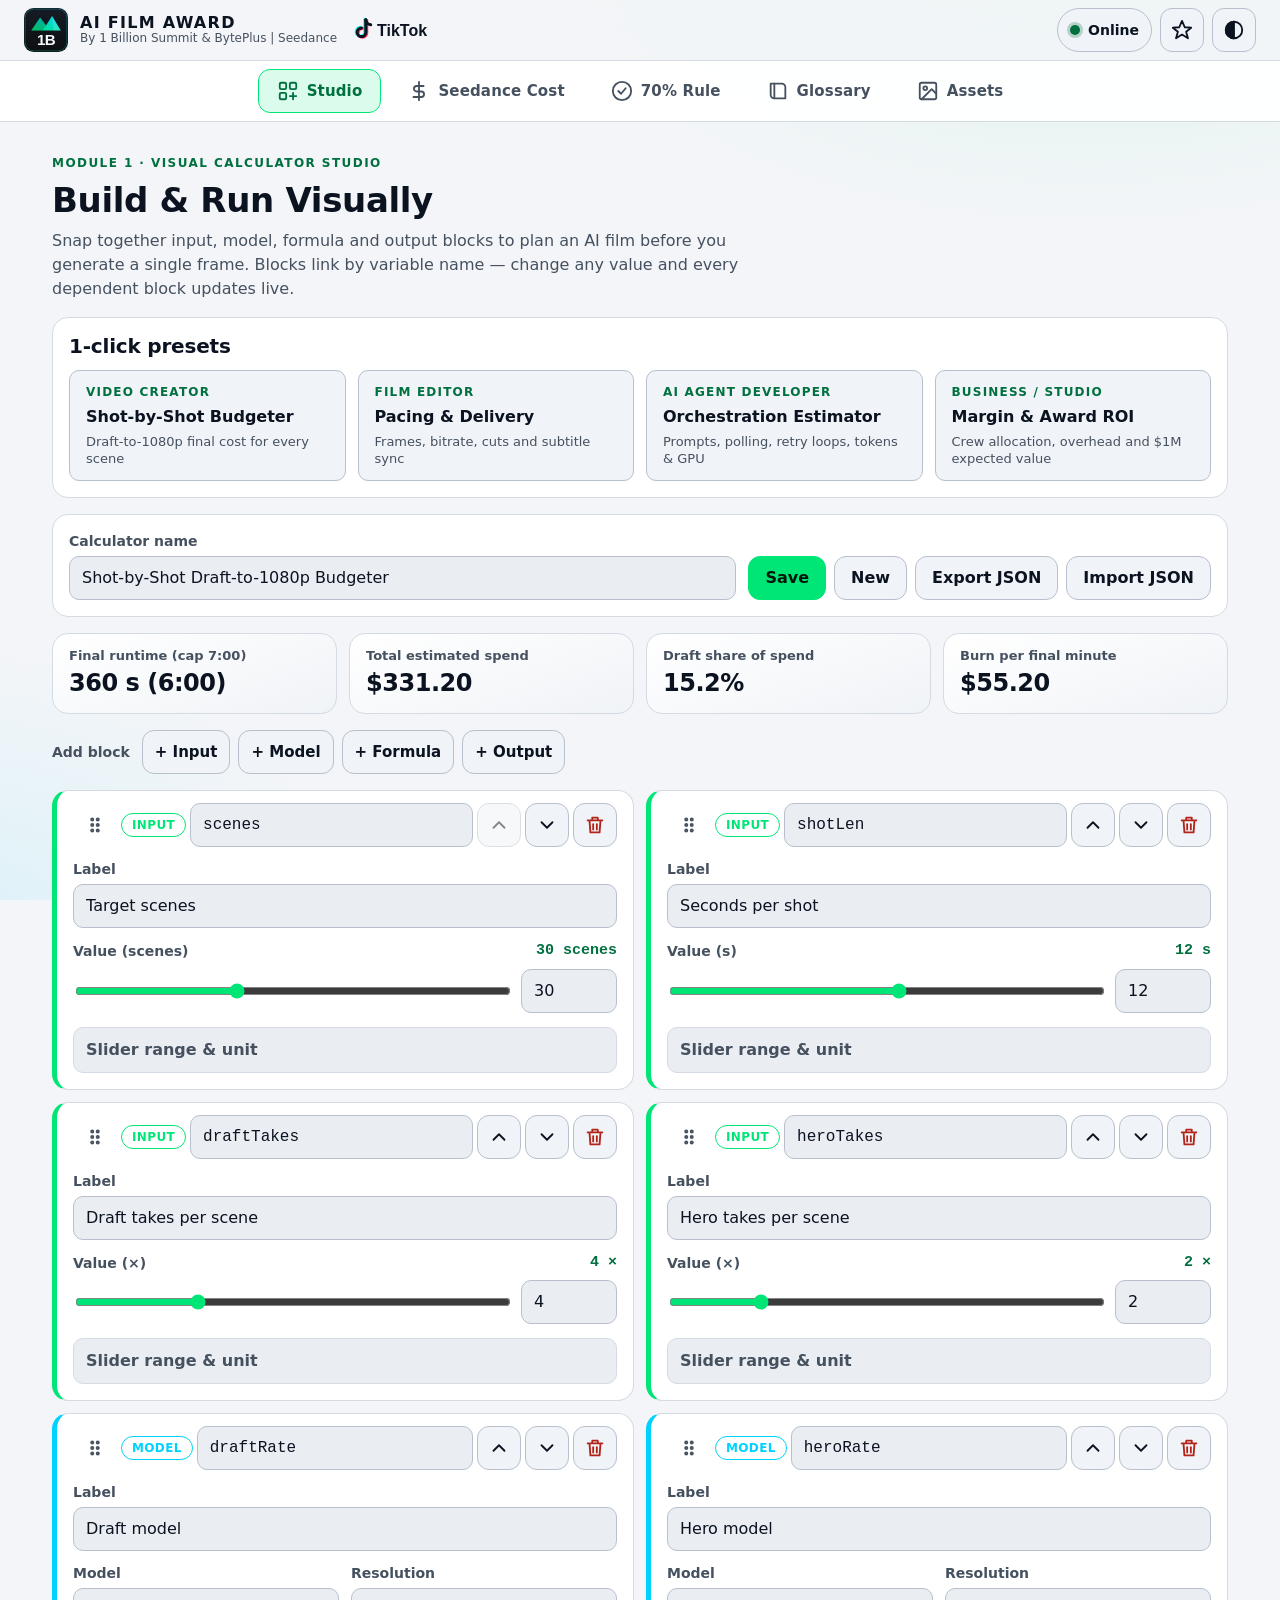
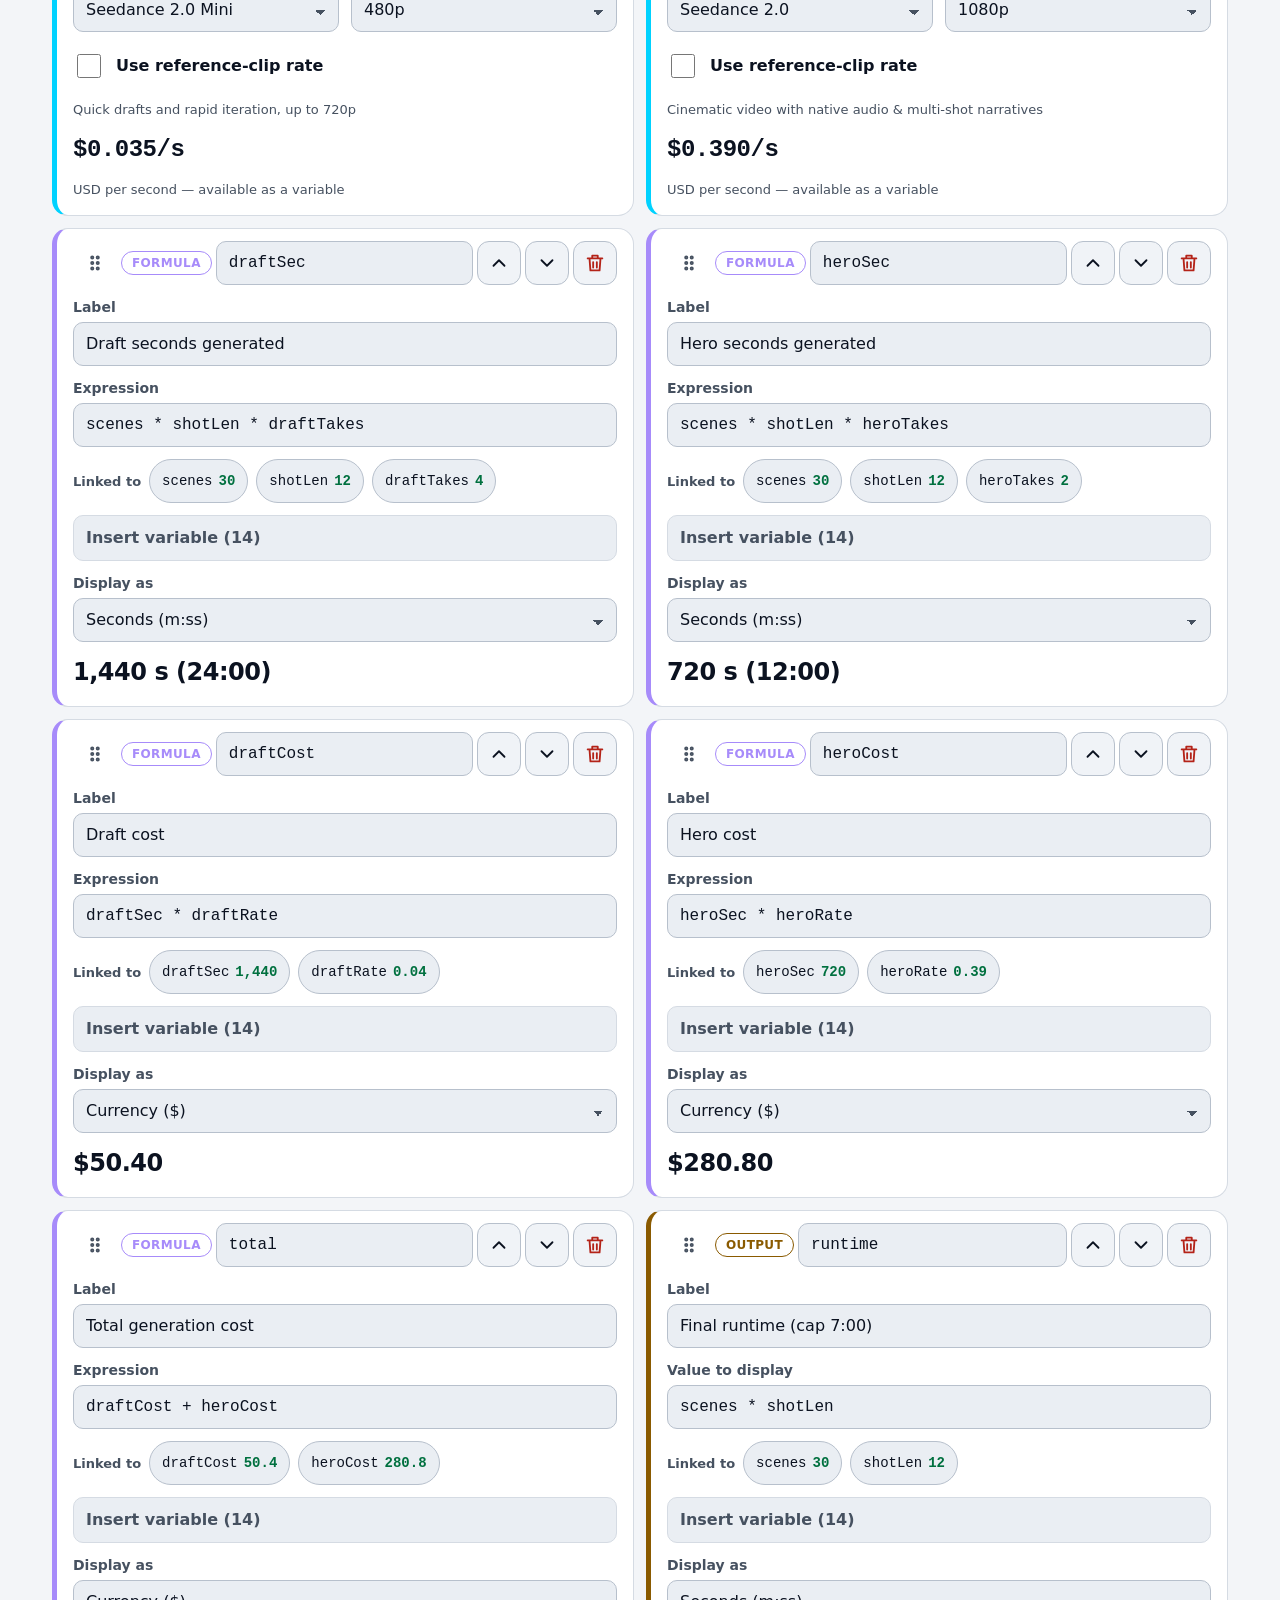
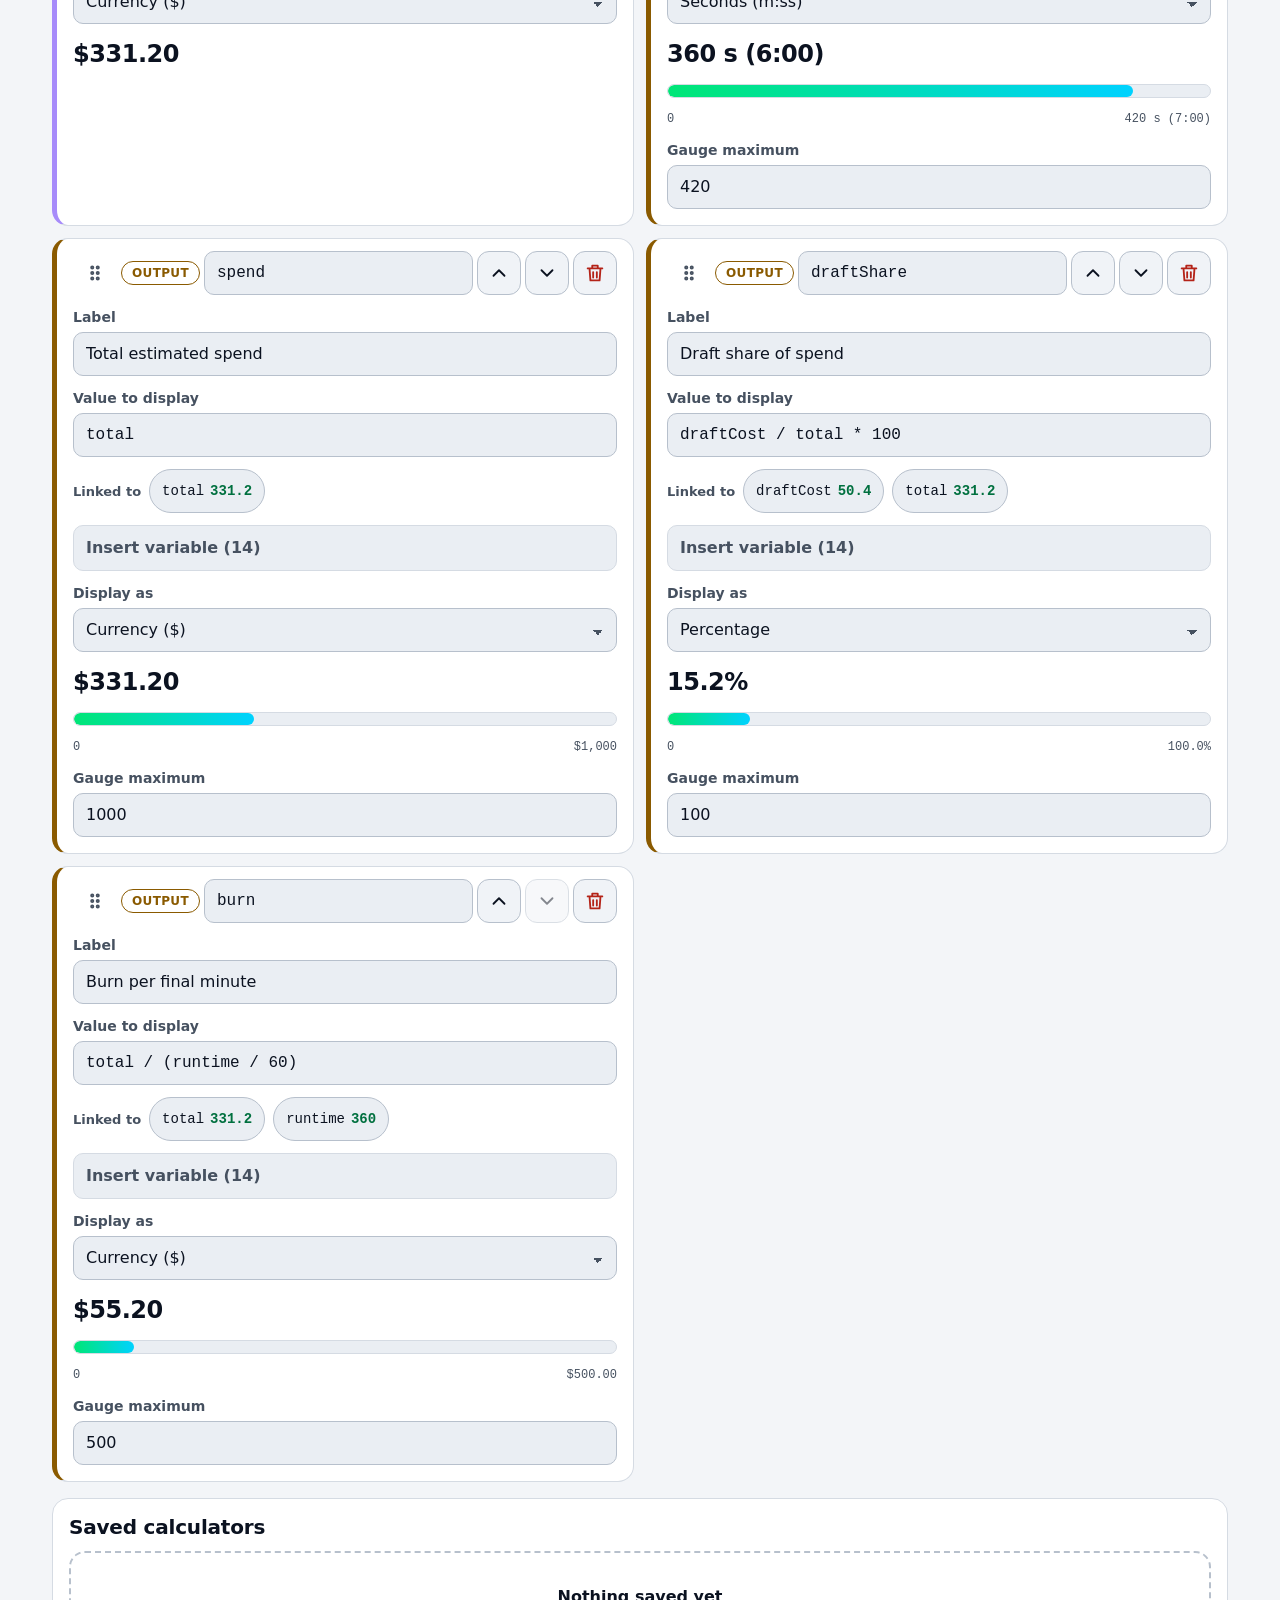
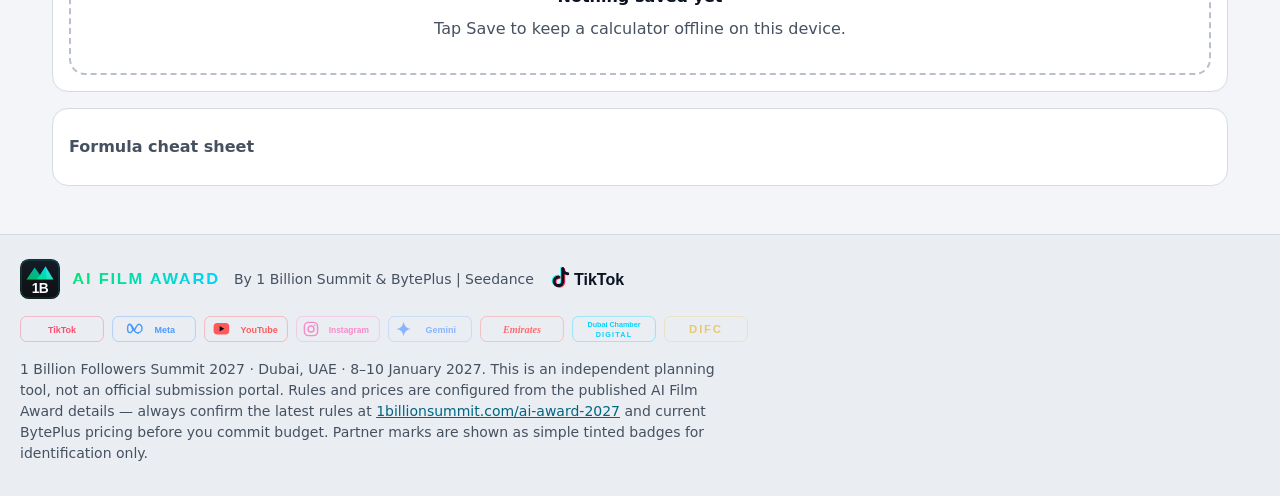
<file: index.html>
<!doctype html>
<html lang="en" data-theme="dark">
<head>
  <meta charset="utf-8">
  <meta name="viewport" content="width=device-width, initial-scale=1, viewport-fit=cover">
  <title>1B AI Film Studio Calculator — AI Film Award 2027</title>
  <meta name="description" content="Build and run pre-production calculators for the 1 Billion Followers Summit 2027 AI Film Award: Seedance cost forecasting, the 70% Seedance rule, 5–7 minute runtime validation and a competition glossary. Works offline.">
  <meta name="theme-color" content="#0D0F12">
  <meta name="color-scheme" content="dark light">
  <meta name="application-name" content="1B Calculator">

  <!-- Open Graph -->
  <meta property="og:type" content="website">
  <meta property="og:site_name" content="1B AI Film Studio Calculator">
  <meta property="og:title" content="1B AI Film Studio Calculator — AI Film Award 2027">
  <meta property="og:description" content="Plan your $1,000,000 AI Film Award entry before you generate: Seedance cost forecasts, 70% rule and 5–7 minute runtime checks, visual calculators and a glossary.">
  <meta property="og:url" content="./index.html">
  <meta property="og:image" content="icons/og-image.png">
  <meta property="og:image:type" content="image/png">
  <meta property="og:image:width" content="1200">
  <meta property="og:image:height" content="630">
  <meta property="og:image:alt" content="AI Film Award 2027 — $1,000,000 — 1B AI Film Studio Calculator preview cards">
  <meta property="og:image" content="icons/og-image.svg">
  <meta property="og:image:type" content="image/svg+xml">
  <meta property="og:locale" content="en_US">
  <!-- Twitter / X -->
  <meta name="twitter:card" content="summary_large_image">
  <meta name="twitter:title" content="1B AI Film Studio Calculator — AI Film Award 2027">
  <meta name="twitter:description" content="Seedance cost forecasts, 70% rule and 5–7 minute runtime checks for the $1,000,000 AI Film Award.">
  <meta name="twitter:image" content="icons/og-image.png">
  <meta name="twitter:image:alt" content="AI Film Award 2027 — $1,000,000 — 1B AI Film Studio Calculator preview cards">

  <!-- iOS / Apple PWA -->
  <meta name="mobile-web-app-capable" content="yes">
  <meta name="apple-mobile-web-app-capable" content="yes">
  <meta name="apple-mobile-web-app-status-bar-style" content="black-translucent">
  <meta name="apple-mobile-web-app-title" content="1B Calculator">
  <meta name="format-detection" content="telephone=no">
  <link rel="apple-touch-icon" href="apple-touch-icon.png">
  <link rel="apple-touch-icon" sizes="180x180" href="apple-touch-icon.png">

  <!-- Manifest and icons -->
  <link rel="manifest" href="manifest.webmanifest">
  <link rel="icon" type="image/svg+xml" href="favicon.svg">
  <link rel="icon" type="image/png" sizes="32x32" href="icons/favicon-32x32.png">
  <link rel="icon" type="image/png" sizes="16x16" href="icons/favicon-16x16.png">

  <link rel="stylesheet" href="css/styles.css">
  <script>
    /* Apply saved or system theme before first paint to avoid a flash. */
    (function () {
      try {
        var t = localStorage.getItem('1b-theme');
        if (t !== 'light' && t !== 'dark') t = window.matchMedia('(prefers-color-scheme: light)').matches ? 'light' : 'dark';
        document.documentElement.setAttribute('data-theme', t);
      } catch (e) {}
    })();
  </script>
</head>
<body>

<!-- ========== SVG sprite: logos & icons ========== -->
<svg xmlns="http://www.w3.org/2000/svg" aria-hidden="true" focusable="false" style="position:absolute;width:0;height:0;overflow:hidden">
  <defs>
    <linearGradient id="gEmCy" x1="0" y1="1" x2="1" y2="0">
      <stop offset="0" stop-color="#00E676"/>
      <stop offset="1" stop-color="#00D2FF"/>
    </linearGradient>
    <linearGradient id="gEmCyX" x1="0" y1="0" x2="1" y2="0">
      <stop offset="0" stop-color="#00E676"/>
      <stop offset="1" stop-color="#00D2FF"/>
    </linearGradient>
    <linearGradient id="gBg" x1="0" y1="0" x2="0" y2="1">
      <stop offset="0" stop-color="#161C25"/>
      <stop offset="1" stop-color="#0D0F12"/>
    </linearGradient>
  </defs>

  <!-- 1 Billion Followers Summit — Dubai emblem -->
  <symbol id="logo-1b" viewBox="0 0 64 64">
    <rect width="64" height="64" rx="14" fill="url(#gBg)"/>
    <rect x="1.75" y="1.75" width="60.5" height="60.5" rx="12.5" fill="none" stroke="url(#gEmCy)" stroke-opacity=".5" stroke-width=".8"/>
    <polygon points="10.5,32.7 23.5,13.7 32,25.5 40.8,11.5 53.5,32.7" fill="url(#gEmCy)"/>
    <polygon points="23.5,13.7 32,25.5 26.8,32.7 10.5,32.7" fill="#000" fill-opacity=".18"/>
    <polygon points="40.8,11.5 53.5,32.7 42.8,32.7" fill="#fff" fill-opacity=".16"/>
    <text x="32" y="54" text-anchor="middle" font-family="Arial, Helvetica, sans-serif" font-weight="800" font-size="22" letter-spacing="-.8" fill="#F8FAFC">1B</text>
  </symbol>

  <!-- AI FILM AWARD wordmark -->
  <symbol id="logo-award" viewBox="0 0 190 28">
    <text x="0" y="21" font-family="Arial, Helvetica, sans-serif" font-weight="800" font-size="21" letter-spacing="2.2" fill="url(#gEmCyX)">AI FILM AWARD</text>
  </symbol>

  <!-- BytePlus | Seedance -->
  <symbol id="logo-byteplus" viewBox="0 0 176 32">
    <polygon points="14,2 26,9 26,23 14,30 2,23 2,9" fill="none" stroke="#3B82F6" stroke-width="2.6" stroke-linejoin="round"/>
    <polygon points="14,10 20,13.5 20,19.5 14,23 8,19.5 8,13.5" fill="#3B82F6"/>
    <text x="36" y="22" font-family="Arial, Helvetica, sans-serif" font-weight="800" font-size="16" fill="currentColor">BytePlus | Seedance</text>
  </symbol>

  <!-- TikTok -->
  <symbol id="logo-tiktok" viewBox="0 0 76 26">
    <g transform="translate(1 1) scale(.62)" fill="none" stroke-width="4.8" stroke-linecap="round" stroke-linejoin="round">
      <path d="M19 3v20a7 7 0 1 1-7-7" stroke="#25F4EE" transform="translate(-1.6 -1)"/>
      <path d="M19 3v20a7 7 0 1 1-7-7" stroke="#FE2C55" transform="translate(1.6 1)"/>
      <path d="M19 3v20a7 7 0 1 1-7-7" stroke="currentColor"/>
      <path d="M19 3c.6 4.4 3.6 7.4 8 8" stroke="currentColor"/>
    </g>
    <text x="24" y="19" font-family="Arial, Helvetica, sans-serif" font-weight="800" font-size="16" fill="currentColor">TikTok</text>
  </symbol>

  <!-- Strategic partner badges (single-colour, tinted via CSS `color`) -->
  <symbol id="p-tiktok" viewBox="0 0 140 44"><rect x="1" y="1" width="138" height="42" rx="10" fill="none" stroke="currentColor" stroke-opacity=".4" stroke-width="1.5"/><text x="70" y="28" text-anchor="middle" font-family="Arial, Helvetica, sans-serif" font-weight="800" font-size="15" fill="currentColor">TikTok</text></symbol>
  <symbol id="p-meta" viewBox="0 0 140 44"><rect x="1" y="1" width="138" height="42" rx="10" fill="none" stroke="currentColor" stroke-opacity=".4" stroke-width="1.5"/><path d="M34 29c-3 0-4-3-4-7s2-7 4-7c3 0 6 8 8 12 2 3 4 3 6 3M34 29c2 0 3-1 5-4m0 0c-1-3-3-10-6-10M48 29c4 0 6-4 6-7s-2-7-5-7c-3 0-5 5-7 9" fill="none" stroke="currentColor" stroke-width="2.4" stroke-linecap="round" stroke-linejoin="round" transform="translate(-4 -1)"/><text x="88" y="28" text-anchor="middle" font-family="Arial, Helvetica, sans-serif" font-weight="800" font-size="15" fill="currentColor">Meta</text></symbol>
  <symbol id="p-youtube" viewBox="0 0 140 44"><rect x="1" y="1" width="138" height="42" rx="10" fill="none" stroke="currentColor" stroke-opacity=".4" stroke-width="1.5"/><rect x="16" y="12" width="26" height="19" rx="6" fill="currentColor"/><polygon points="26,17 26,26 34,21.5" fill="#0D0F12"/><text x="92" y="28" text-anchor="middle" font-family="Arial, Helvetica, sans-serif" font-weight="800" font-size="15" fill="currentColor">YouTube</text></symbol>
  <symbol id="p-instagram" viewBox="0 0 140 44"><rect x="1" y="1" width="138" height="42" rx="10" fill="none" stroke="currentColor" stroke-opacity=".4" stroke-width="1.5"/><rect x="14" y="11" width="22" height="22" rx="7" fill="none" stroke="currentColor" stroke-width="2.4"/><circle cx="25" cy="22" r="5" fill="none" stroke="currentColor" stroke-width="2.4"/><circle cx="31.2" cy="15.8" r="1.4" fill="currentColor"/><text x="88" y="28" text-anchor="middle" font-family="Arial, Helvetica, sans-serif" font-weight="800" font-size="14" fill="currentColor">Instagram</text></symbol>
  <symbol id="p-gemini" viewBox="0 0 140 44"><rect x="1" y="1" width="138" height="42" rx="10" fill="none" stroke="currentColor" stroke-opacity=".4" stroke-width="1.5"/><path d="M26 10c1 7 5 11 12 12-7 1-11 5-12 12-1-7-5-11-12-12 7-1 11-5 12-12z" fill="currentColor"/><text x="88" y="28" text-anchor="middle" font-family="Arial, Helvetica, sans-serif" font-weight="800" font-size="15" fill="currentColor">Gemini</text></symbol>
  <symbol id="p-tiktoklive" viewBox="0 0 140 44"><rect x="1" y="1" width="138" height="42" rx="10" fill="none" stroke="currentColor" stroke-opacity=".4" stroke-width="1.5"/><text x="70" y="19" text-anchor="middle" font-family="Arial, Helvetica, sans-serif" font-weight="800" font-size="13" fill="currentColor">TikTok</text><text x="70" y="35" text-anchor="middle" font-family="Arial, Helvetica, sans-serif" font-weight="800" font-size="13" letter-spacing="3" fill="currentColor">LIVE</text></symbol>
  <symbol id="p-linkedin" viewBox="0 0 140 44"><rect x="1" y="1" width="138" height="42" rx="10" fill="none" stroke="currentColor" stroke-opacity=".4" stroke-width="1.5"/><rect x="14" y="11" width="22" height="22" rx="4" fill="currentColor"/><text x="25" y="29" text-anchor="middle" font-family="Arial, Helvetica, sans-serif" font-weight="800" font-size="15" fill="#0D0F12">in</text><text x="88" y="28" text-anchor="middle" font-family="Arial, Helvetica, sans-serif" font-weight="800" font-size="15" fill="currentColor">LinkedIn</text></symbol>
  <symbol id="p-bilibili" viewBox="0 0 140 44"><rect x="1" y="1" width="138" height="42" rx="10" fill="none" stroke="currentColor" stroke-opacity=".4" stroke-width="1.5"/><text x="70" y="28" text-anchor="middle" font-family="Arial, Helvetica, sans-serif" font-weight="800" font-size="15" fill="currentColor">Bilibili</text></symbol>
  <symbol id="p-snapchat" viewBox="0 0 140 44"><rect x="1" y="1" width="138" height="42" rx="10" fill="none" stroke="currentColor" stroke-opacity=".4" stroke-width="1.5"/><text x="70" y="28" text-anchor="middle" font-family="Arial, Helvetica, sans-serif" font-weight="800" font-size="15" fill="currentColor">Snapchat</text></symbol>
  <symbol id="p-byteplus" viewBox="0 0 140 44"><rect x="1" y="1" width="138" height="42" rx="10" fill="none" stroke="currentColor" stroke-opacity=".4" stroke-width="1.5"/><text x="70" y="19" text-anchor="middle" font-family="Arial, Helvetica, sans-serif" font-weight="800" font-size="13" fill="currentColor">BytePlus</text><text x="70" y="35" text-anchor="middle" font-family="Arial, Helvetica, sans-serif" font-weight="800" font-size="13" fill="currentColor">Seedance</text></symbol>
  <symbol id="p-x" viewBox="0 0 140 44"><rect x="1" y="1" width="138" height="42" rx="10" fill="none" stroke="currentColor" stroke-opacity=".4" stroke-width="1.5"/><path d="M58 12l24 20M82 12L58 32" stroke="currentColor" stroke-width="3.4" stroke-linecap="round"/></symbol>

  <symbol id="p-emirates" viewBox="0 0 140 44"><rect x="1" y="1" width="138" height="42" rx="10" fill="none" stroke="currentColor" stroke-opacity=".4" stroke-width="1.5"/><text x="70" y="28" text-anchor="middle" font-family="Georgia, 'Times New Roman', serif" font-style="italic" font-weight="700" font-size="17" fill="currentColor">Emirates</text></symbol>
  <symbol id="p-dcd" viewBox="0 0 140 44"><rect x="1" y="1" width="138" height="42" rx="10" fill="none" stroke="currentColor" stroke-opacity=".4" stroke-width="1.5"/><text x="70" y="19" text-anchor="middle" font-family="Arial, Helvetica, sans-serif" font-weight="800" font-size="12" fill="currentColor">Dubai Chamber</text><text x="70" y="35" text-anchor="middle" font-family="Arial, Helvetica, sans-serif" font-weight="800" font-size="12" letter-spacing="2" fill="currentColor">DIGITAL</text></symbol>
  <symbol id="p-difc" viewBox="0 0 140 44"><rect x="1" y="1" width="138" height="42" rx="10" fill="none" stroke="currentColor" stroke-opacity=".4" stroke-width="1.5"/><text x="70" y="29" text-anchor="middle" font-family="Arial, Helvetica, sans-serif" font-weight="800" font-size="19" letter-spacing="3" fill="currentColor">DIFC</text></symbol>
  <symbol id="p-eand" viewBox="0 0 140 44"><rect x="1" y="1" width="138" height="42" rx="10" fill="none" stroke="currentColor" stroke-opacity=".4" stroke-width="1.5"/><text x="70" y="30" text-anchor="middle" font-family="Arial, Helvetica, sans-serif" font-weight="800" font-size="22" fill="currentColor">e&amp;</text></symbol>
  <symbol id="p-dso" viewBox="0 0 140 44"><rect x="1" y="1" width="138" height="42" rx="10" fill="none" stroke="currentColor" stroke-opacity=".4" stroke-width="1.5"/><text x="70" y="19" text-anchor="middle" font-family="Arial, Helvetica, sans-serif" font-weight="800" font-size="12" fill="currentColor">Dubai Silicon</text><text x="70" y="35" text-anchor="middle" font-family="Arial, Helvetica, sans-serif" font-weight="800" font-size="12" letter-spacing="2" fill="currentColor">OASIS</text></symbol>
  <symbol id="p-motf" viewBox="0 0 140 44"><rect x="1" y="1" width="138" height="42" rx="10" fill="none" stroke="currentColor" stroke-opacity=".4" stroke-width="1.5"/><text x="70" y="19" text-anchor="middle" font-family="Arial, Helvetica, sans-serif" font-weight="800" font-size="12" fill="currentColor">Museum of</text><text x="70" y="35" text-anchor="middle" font-family="Arial, Helvetica, sans-serif" font-weight="800" font-size="12" fill="currentColor">the Future</text></symbol>
  <symbol id="p-rta" viewBox="0 0 140 44"><rect x="1" y="1" width="138" height="42" rx="10" fill="none" stroke="currentColor" stroke-opacity=".4" stroke-width="1.5"/><text x="70" y="29" text-anchor="middle" font-family="Arial, Helvetica, sans-serif" font-weight="800" font-size="19" letter-spacing="3" fill="currentColor">RTA</text></symbol>

  <!-- UI icons (stroke, 24px grid) -->
  <symbol id="i-blocks" viewBox="0 0 24 24"><rect x="3" y="3" width="7" height="7" rx="1.5"/><rect x="14" y="3" width="7" height="7" rx="1.5"/><rect x="3" y="14" width="7" height="7" rx="1.5"/><path d="M14 17.5h7M17.5 14v7"/></symbol>
  <symbol id="i-cost" viewBox="0 0 24 24"><path d="M12 2v20M17 6.5H9.5a3 3 0 0 0 0 6h5a3 3 0 0 1 0 6H6"/></symbol>
  <symbol id="i-check" viewBox="0 0 24 24"><circle cx="12" cy="12" r="10"/><path d="m8 12 3 3 5-6"/></symbol>
  <symbol id="i-book" viewBox="0 0 24 24"><path d="M4 4h12a4 4 0 0 1 4 4v12H8a4 4 0 0 1-4-4z"/><path d="M8 4v16"/></symbol>
  <symbol id="i-image" viewBox="0 0 24 24"><rect x="3" y="3" width="18" height="18" rx="2"/><circle cx="9" cy="9" r="2"/><path d="m21 15-5-5L5 21"/></symbol>
  <symbol id="i-theme" viewBox="0 0 24 24"><circle cx="12" cy="12" r="9"/><path d="M12 3a9 9 0 0 0 0 18z" fill="currentColor"/></symbol>
  <symbol id="i-install" viewBox="0 0 24 24"><path d="M12 3v12m0 0-4-4m4 4 4-4M4 21h16"/></symbol>
  <symbol id="i-star" viewBox="0 0 24 24"><polygon points="12 2 15 9 22 9.5 16.5 14 18.5 21 12 17 5.5 21 7.5 14 2 9.5 9 9"/></symbol>
  <symbol id="i-close" viewBox="0 0 24 24"><path d="M5 5l14 14M19 5 5 19"/></symbol>
  <symbol id="i-up" viewBox="0 0 24 24"><path d="m6 15 6-6 6 6"/></symbol>
  <symbol id="i-down" viewBox="0 0 24 24"><path d="m6 9 6 6 6-6"/></symbol>
  <symbol id="i-trash" viewBox="0 0 24 24"><path d="M4 7h16M10 11v6M14 11v6M6 7l1 13h10l1-13M9 7V4h6v3"/></symbol>
  <symbol id="i-grip" viewBox="0 0 24 24"><circle cx="9" cy="6" r="1.2"/><circle cx="15" cy="6" r="1.2"/><circle cx="9" cy="12" r="1.2"/><circle cx="15" cy="12" r="1.2"/><circle cx="9" cy="18" r="1.2"/><circle cx="15" cy="18" r="1.2"/></symbol>
  <symbol id="i-share" viewBox="0 0 24 24"><path d="M12 15V3m0 0L8 7m4-4 4 4M5 12v8h14v-8"/></symbol>
</svg>

<a class="skip-link" href="#main">Skip to content</a>

<div class="app">

  <!-- ========== Header ========== -->
  <header class="app-header" id="appHeader">
    <a class="lockup" href="./index.html" aria-label="1B AI Film Award — Studio Calculator home">
      <svg class="lk-emblem" viewBox="0 0 64 64" role="img" aria-label="1 Billion Followers Summit Dubai emblem"><use href="#logo-1b"/></svg>
      <span class="lk-text">
        <strong>AI FILM AWARD</strong>
        <small>By 1 Billion Summit &amp; BytePlus | Seedance</small>
      </span>
      <svg class="lk-tiktok" viewBox="0 0 76 26" role="img" aria-label="TikTok" style="color:var(--text)"><use href="#logo-tiktok"/></svg>
    </a>
    <div class="header-actions">
      <span id="netPill" class="pill" role="status" aria-live="polite" title="Connection status">
        <span class="dot" aria-hidden="true"></span><span class="pill-text" id="netText">Online</span><span class="sr-only" id="netSr"> — connection status</span>
      </span>
      <button type="button" class="btn icon-btn" id="installBtn" hidden aria-label="Install app" title="Install app"><svg class="icon" aria-hidden="true"><use href="#i-install"/></svg></button>
      <button type="button" class="btn icon-btn" id="partnersBtn" aria-haspopup="dialog" aria-label="Show strategic partners" title="Strategic partners"><svg class="icon" aria-hidden="true"><use href="#i-star"/></svg></button>
      <button type="button" class="btn icon-btn" id="themeBtn" aria-label="Switch to light theme" title="Toggle theme"><svg class="icon" aria-hidden="true"><use href="#i-theme"/></svg></button>
    </div>
  </header>

  <!-- ========== Update banner ========== -->
  <div class="banner update" id="updateBar" role="alert" hidden>
    <p><strong>New version ready.</strong> Refresh to get the latest calculator updates.</p>
    <button type="button" class="btn primary small" id="updateBtn">Refresh</button>
    <button type="button" class="btn ghost small" id="updateLater">Later</button>
  </div>

  <!-- ========== Tabs ========== -->
  <nav class="tabbar" id="tabbar" role="tablist" aria-label="Calculator sections">
    <button class="tab" role="tab" id="tabbtn-studio" aria-controls="tab-studio" aria-selected="true" data-tab="studio"><svg class="icon" aria-hidden="true"><use href="#i-blocks"/></svg><span>Studio</span></button>
    <button class="tab" role="tab" id="tabbtn-cost" aria-controls="tab-cost" aria-selected="false" tabindex="-1" data-tab="cost"><svg class="icon" aria-hidden="true"><use href="#i-cost"/></svg><span><span class="long">Seedance </span>Cost</span></button>
    <button class="tab" role="tab" id="tabbtn-compliance" aria-controls="tab-compliance" aria-selected="false" tabindex="-1" data-tab="compliance"><svg class="icon" aria-hidden="true"><use href="#i-check"/></svg><span>70% Rule</span></button>
    <button class="tab" role="tab" id="tabbtn-glossary" aria-controls="tab-glossary" aria-selected="false" tabindex="-1" data-tab="glossary"><svg class="icon" aria-hidden="true"><use href="#i-book"/></svg><span>Glossary</span></button>
    <button class="tab" role="tab" id="tabbtn-assets" aria-controls="tab-assets" aria-selected="false" tabindex="-1" data-tab="assets"><svg class="icon" aria-hidden="true"><use href="#i-image"/></svg><span>Assets</span></button>
  </nav>

  <main class="main-wrap" id="main" tabindex="-1">
    <noscript><div class="notice warn">This calculator needs JavaScript. Please enable it to build and run calculators.</div></noscript>

    <!-- ===== 1. Visual Calculator Studio ===== -->
    <section class="panel" id="tab-studio" role="tabpanel" aria-labelledby="tabbtn-studio" tabindex="-1">
      <div class="panel-head">
        <span class="eyebrow">Module 1 · Visual Calculator Studio</span>
        <h1>Build &amp; Run Visually</h1>
        <p class="lede">Snap together input, model, formula and output blocks to plan an AI film before you generate a single frame. Blocks link by variable name — change any value and every dependent block updates live.</p>
      </div>

      <section class="card" aria-labelledby="presetsH">
        <h2 id="presetsH">1-click presets</h2>
        <div class="preset-grid">
          <button type="button" class="preset" data-preset="creator"><span class="persona">Video Creator</span><strong>Shot-by-Shot Budgeter</strong><small>Draft-to-1080p final cost for every scene</small></button>
          <button type="button" class="preset" data-preset="editor"><span class="persona">Film Editor</span><strong>Pacing &amp; Delivery</strong><small>Frames, bitrate, cuts and subtitle sync</small></button>
          <button type="button" class="preset" data-preset="agent"><span class="persona">AI Agent Developer</span><strong>Orchestration Estimator</strong><small>Prompts, polling, retry loops, tokens &amp; GPU</small></button>
          <button type="button" class="preset" data-preset="business"><span class="persona">Business / Studio</span><strong>Margin &amp; Award ROI</strong><small>Crew allocation, overhead and $1M expected value</small></button>
        </div>
      </section>

      <section class="card toolbar" aria-label="Calculator actions">
        <div class="field">
          <label for="calcName"><span>Calculator name</span></label>
          <input id="calcName" type="text" maxlength="60" autocomplete="off" placeholder="My film budget">
        </div>
        <div class="btn-row">
          <button type="button" class="btn primary" id="saveCalc">Save</button>
          <button type="button" class="btn" id="newCalc">New</button>
          <button type="button" class="btn" id="exportCalc">Export JSON</button>
          <label class="btn" for="importFile" id="importLabel" tabindex="0" role="button">Import JSON</label>
          <input type="file" id="importFile" accept="application/json,.json" aria-label="Import calculator JSON">
        </div>
      </section>

      <div class="summary" id="summary" aria-live="polite" aria-label="Key results"></div>

      <div class="addbar" role="group" aria-label="Add a block">
        <span class="lbl">Add block</span>
        <button type="button" class="btn small" data-add="input">+ Input</button>
        <button type="button" class="btn small" data-add="model">+ Model</button>
        <button type="button" class="btn small" data-add="formula">+ Formula</button>
        <button type="button" class="btn small" data-add="output">+ Output</button>
      </div>

      <div class="canvas" id="canvas" aria-label="Calculator canvas"></div>

      <section class="card" aria-labelledby="savedH">
        <h2 id="savedH">Saved calculators</h2>
        <div class="saved-list" id="savedList"></div>
      </section>

      <details class="card">
        <summary>Formula cheat sheet</summary>
        <div class="notes" style="margin-top:12px">
          <p>Use block variable names: <code>scenes * takes * shotLen</code>. Operators: <code>+ − * / ^ %</code> and parentheses.</p>
          <p>Percent: <code>x%</code> means x ÷ 100 — so a 15% uplift is <code>cost * (1 + 15%)</code>.</p>
          <p>Conditionals: <code>if(total &gt; 300, 1, 0)</code>, <code>a &gt;= b</code>, <code>a &amp;&amp; b</code>, <code>a || b</code>, <code>c ? x : y</code>.</p>
          <p>Functions: <code>min max round(x, d) ceil floor abs sqrt pow clamp(x, lo, hi)</code>.</p>
        </div>
      </details>
    </section>

    <!-- ===== 2. Seedance cost & iteration calculator ===== -->
    <section class="panel" id="tab-cost" role="tabpanel" aria-labelledby="tabbtn-cost" tabindex="-1" hidden>
      <div class="panel-head">
        <span class="eyebrow">Module 2 · Seedance Cost &amp; Iteration</span>
        <h1>Forecast spend before you render</h1>
        <p class="lede">Split your pipeline into cheap drafting, expensive hero shots and Seedream keyframes. See how much of your budget becomes the final cut — and how much is iteration waste.</p>
      </div>

      <div class="split" id="costPanel">
        <div class="card" id="costControls">
          <fieldset>
            <legend>Film</legend>
            <div class="field">
              <div class="field-line"><span>Final runtime</span><output data-out="cost.runtime" data-fmt="secs"></output></div>
              <input type="range" min="60" max="420" step="5" data-bind="cost.runtime" aria-label="Final runtime in seconds">
            </div>
            <div class="field">
              <div class="field-line"><span>Average shot length</span><output data-out="cost.shot" data-fmt="secs"></output></div>
              <input type="range" min="3" max="20" step="1" data-bind="cost.shot" aria-label="Average shot length in seconds">
            </div>
          </fieldset>

          <fieldset>
            <legend>Phase 1 · Drafting</legend>
            <div class="grid-2">
              <div class="field"><label for="costDraftModel"><span>Model</span></label><select id="costDraftModel" data-bind="cost.draftModel"></select></div>
              <div class="field"><label for="costDraftRes"><span>Resolution</span></label><select id="costDraftRes" data-bind="cost.draftRes"></select></div>
            </div>
            <div class="field">
              <div class="field-line"><span>Draft takes per shot (iteration multiplier)</span><output data-out="cost.draftTakes" data-fmt="x"></output></div>
              <input type="range" min="0" max="15" step="1" data-bind="cost.draftTakes" aria-label="Draft takes per shot">
            </div>
          </fieldset>

          <fieldset>
            <legend>Phase 2 · Hero shots</legend>
            <div class="grid-2">
              <div class="field"><label for="costHeroModel"><span>Model</span></label><select id="costHeroModel" data-bind="cost.heroModel"></select></div>
              <div class="field"><label for="costHeroRes"><span>Resolution</span></label><select id="costHeroRes" data-bind="cost.heroRes"></select></div>
            </div>
            <div class="field">
              <div class="field-line"><span>Hero takes per shot (1 = keep first)</span><output data-out="cost.heroTakes" data-fmt="x"></output></div>
              <input type="range" min="1" max="8" step="1" data-bind="cost.heroTakes" aria-label="Hero takes per shot">
            </div>
          </fieldset>

          <fieldset>
            <legend>Phase 3 · Seedream keyframes</legend>
            <div class="field"><label for="costSdTier"><span>Seedream tier</span></label><select id="costSdTier" data-bind="cost.sdTier"></select></div>
            <div class="field">
              <div class="field-line"><span>Keyframes per shot</span><output data-out="cost.keyPerShot" data-fmt="int"></output></div>
              <input type="range" min="0" max="8" step="1" data-bind="cost.keyPerShot" aria-label="Keyframes per shot">
            </div>
            <div class="field">
              <div class="field-line"><span>Extra storyboard &amp; character-sheet images</span><output data-out="cost.extraImgs" data-fmt="int"></output></div>
              <input type="range" min="0" max="300" step="5" data-bind="cost.extraImgs" aria-label="Extra images">
            </div>
          </fieldset>

          <fieldset>
            <legend>Reference clip</legend>
            <label class="check"><input type="checkbox" data-bind="cost.refOn"> Use a reference clip</label>
            <div class="field">
              <div class="field-line"><span>Reference clip length</span><output data-out="cost.refLen" data-fmt="secs"></output></div>
              <input type="range" min="1" max="30" step="1" data-bind="cost.refLen" aria-label="Reference clip length in seconds">
            </div>
            <div class="grid-2">
              <label class="check"><input type="checkbox" data-bind="cost.refDraft"> Apply to drafts</label>
              <label class="check"><input type="checkbox" data-bind="cost.refHero"> Apply to hero shots</label>
            </div>
            <p class="small-text muted">Billing: reference-clip rate × (generated seconds + reference clip seconds).</p>
          </fieldset>

          <details>
            <summary>Seedream per-image prices (editable)</summary>
            <div class="grid-3" style="margin-top:12px">
              <div class="field"><label for="sdDraft"><span>Draft $/img</span></label><input id="sdDraft" type="number" inputmode="decimal" min="0" step="0.005" data-bind="cost.sdPrices.draft"></div>
              <div class="field"><label for="sdPro"><span>Pro $/img</span></label><input id="sdPro" type="number" inputmode="decimal" min="0" step="0.005" data-bind="cost.sdPrices.pro"></div>
              <div class="field"><label for="sdUltra"><span>Ultra 4K $/img</span></label><input id="sdUltra" type="number" inputmode="decimal" min="0" step="0.005" data-bind="cost.sdPrices.ultra"></div>
            </div>
          </details>
          <button type="button" class="btn" id="costReset">Reset to defaults</button>
        </div>

        <div class="results" id="costResults" aria-live="polite">
          <div class="skeleton" aria-hidden="true"></div>
        </div>
      </div>
    </section>

    <!-- ===== 3. Compliance validator ===== -->
    <section class="panel" id="tab-compliance" role="tabpanel" aria-labelledby="tabbtn-compliance" tabindex="-1" hidden>
      <div class="panel-head">
        <span class="eyebrow">Module 3 · 70% Compliance &amp; Timeline</span>
        <h1>Is your cut submission-ready?</h1>
        <p class="lede">Drag the sliders to lay out your film. The validator checks the 5–7 minute runtime window, the 70% Seedance rule, delivery format, English subtitles and theme selection in real time.</p>
      </div>

      <div class="split even" id="compPanel">
        <div class="grid-gap" style="display:grid;gap:16px;min-width:0">
          <section class="card" aria-labelledby="tlH">
            <h2 id="tlH">Timeline · 0:00 – 7:00</h2>
            <div class="timeline">
              <div class="tl-track" id="tlTrack" role="img" aria-label="Timeline"></div>
              <div class="tl-zone" id="tlZone" aria-hidden="true"></div>
              <div class="tl-ticks" id="tlTicks" aria-hidden="true"></div>
            </div>
            <ul class="legend" id="tlLegend"></ul>

            <div class="field">
              <div class="field-line"><span>Seedance primary footage</span><output data-out="comp.seedance" data-fmt="secs"></output></div>
              <div class="num-pair"><input type="range" min="0" max="420" step="1" data-bind="comp.seedance" aria-label="Seedance footage in seconds"><input type="number" inputmode="numeric" min="0" max="420" data-bind="comp.seedance" aria-label="Seedance footage seconds, numeric"></div>
            </div>
            <div class="field">
              <div class="field-line"><span>Other AI tools / B-roll / VFX</span><output data-out="comp.other" data-fmt="secs"></output></div>
              <div class="num-pair"><input type="range" min="0" max="300" step="1" data-bind="comp.other" aria-label="Other AI footage in seconds"><input type="number" inputmode="numeric" min="0" max="300" data-bind="comp.other" aria-label="Other footage seconds, numeric"></div>
            </div>
            <div class="field">
              <div class="field-line"><span>Title cards &amp; end credits</span><output data-out="comp.titles" data-fmt="secs"></output></div>
              <div class="num-pair"><input type="range" min="0" max="120" step="1" data-bind="comp.titles" aria-label="Title cards and credits in seconds"><input type="number" inputmode="numeric" min="0" max="120" data-bind="comp.titles" aria-label="Title and credits seconds, numeric"></div>
            </div>
            <div class="btn-row">
              <button type="button" class="btn small" id="compBalanced">Example: 6:00 at 75%</button>
              <button type="button" class="btn small" id="compFix">Auto-fix to 70%</button>
            </div>
          </section>

          <section class="card" aria-labelledby="fmtH">
            <h2 id="fmtH">Delivery details</h2>
            <div class="grid-2">
              <div class="field"><label for="compAspect"><span>Aspect ratio</span></label>
                <select id="compAspect" data-bind="comp.aspect"><option value="16:9">16:9 (horizontal)</option><option value="9:16">9:16 (vertical)</option><option value="1:1">1:1 (square)</option><option value="4:3">4:3</option><option value="21:9">21:9</option></select></div>
              <div class="field"><label for="compRes"><span>Resolution</span></label>
                <select id="compRes" data-bind="comp.res"><option value="720p">720p</option><option value="1080p">1080p</option><option value="1440p">1440p</option><option value="4k">4K</option></select></div>
              <div class="field"><label for="compContainer"><span>File format</span></label>
                <select id="compContainer" data-bind="comp.container"><option value="mp4">.MP4</option><option value="mov">.MOV</option><option value="avi">.AVI</option><option value="mkv">.MKV</option><option value="webm">.WEBM</option></select></div>
              <div class="field"><label for="compSubs"><span>English subtitles</span></label>
                <select id="compSubs" data-bind="comp.subs"><option value="none">Not ready</option><option value="srt">Ready — SRT sidecar</option><option value="burned">Ready — burned-in</option><option value="both">Ready — both</option></select></div>
              <div class="field" style="grid-column:1/-1"><label for="compTheme"><span>Official theme</span></label>
                <select id="compTheme" data-bind="comp.theme"></select></div>
            </div>
          </section>
        </div>

        <div class="results" aria-live="polite">
          <div id="compVerdict"></div>
          <section class="card" aria-labelledby="pctH">
            <h2 id="pctH">Seedance share</h2>
            <div style="padding-bottom:22px"><div class="pct-bar" id="pctBar"></div></div>
            <div id="pctText" class="notes" style="padding-left:0;list-style:none"></div>
          </section>
          <section class="card" aria-labelledby="clH">
            <h2 id="clH">Compliance checklist</h2>
            <ul class="check-list" id="compChecklist"></ul>
          </section>
          <section class="card" aria-labelledby="rmH">
            <h2 id="rmH">Award roadmap</h2>
            <div><div class="countdown" id="countdown"></div><p class="muted small-text" id="countdownSub"></p></div>
            <ol class="roadmap" id="roadmap"></ol>
          </section>
        </div>
      </div>
    </section>

    <!-- ===== 4. Glossary ===== -->
    <section class="panel" id="tab-glossary" role="tabpanel" aria-labelledby="tabbtn-glossary" tabindex="-1" hidden>
      <div class="panel-head">
        <span class="eyebrow">Module 4 · Definition of Terms</span>
        <h1>Interactive glossary</h1>
        <p class="lede">Competition rules, Seedance and AI-video concepts, agent pipelines, post-production and PWA tech — in plain language.</p>
      </div>
      <div class="card">
        <div class="field">
          <label for="glossSearch"><span>Search terms</span></label>
          <input id="glossSearch" type="search" placeholder="e.g. reference clip, subtitles, manifest" autocomplete="off" enterkeyhint="search">
        </div>
        <div class="chips" id="glossChips" role="group" aria-label="Filter by category"></div>
        <p class="muted small-text" id="glossCount" role="status" aria-live="polite"></p>
      </div>
      <div class="terms" id="glossList"></div>
    </section>

    <!-- ===== 5. Assets ===== -->
    <section class="panel" id="tab-assets" role="tabpanel" aria-labelledby="tabbtn-assets" tabindex="-1" hidden>
      <div class="panel-head">
        <span class="eyebrow">Module 5 · PWA Asset &amp; PNG Icon Pack</span>
        <h1>Export your PNG icon pack</h1>
        <p class="lede">Browsers need raster PNGs for full installability and for Open Graph link previews. This tool renders every required size from the SVG templates using an HTML5 canvas — entirely on your device.</p>
      </div>
      <section class="card">
        <div class="btn-row">
          <button type="button" class="btn primary" id="assetGen">Generate all 14 PNGs</button>
          <button type="button" class="btn" id="assetZip" disabled>Download ZIP</button>
        </div>
        <div class="progress" aria-hidden="true"><i id="assetProg"></i></div>
        <p class="muted small-text" id="assetStatus" role="status" aria-live="polite">Ready. Click “Generate” to render the icon pack.</p>
        <div class="asset-grid" id="assetGrid"></div>
      </section>
      <section class="card">
        <h2>Where each file goes</h2>
        <ol class="steps">
          <li><b>Generate</b>, then <b>Download ZIP</b>. It already contains the correct folder layout (<code>icons/…</code> plus <code>apple-touch-icon.png</code> at the root).</li>
          <li>Unzip over your project folder so <code>icons/og-image.png</code>, <code>icons/icon-512.png</code> and the others sit next to their SVG sources.</li>
          <li>If your hosting domain differs, prefix <code>og:image</code>, <code>og:url</code> and <code>twitter:image</code> in <code>index.html</code> with your absolute HTTPS URL — social crawlers require absolute URLs.</li>
          <li>Bump <code>CACHE_NAME</code> in <code>sw.js</code> after adding the PNGs so installed copies cache them.</li>
        </ol>
      </section>
    </section>
  </main>

  <!-- ========== Footer ========== -->
  <footer class="app-footer">
    <div class="footer-inner">
      <div class="footer-lockup">
        <svg class="lk-emblem" viewBox="0 0 64 64" role="img" aria-label="1B emblem"><use href="#logo-1b"/></svg>
        <svg viewBox="0 0 190 28" width="150" height="22" role="img" aria-label="AI Film Award"><use href="#logo-award"/></svg>
        <span class="by">By 1 Billion Summit &amp; BytePlus | Seedance</span>
        <svg class="lk-tiktok" viewBox="0 0 76 26" role="img" aria-label="TikTok" style="color:var(--text)"><use href="#logo-tiktok"/></svg>
      </div>
      <div class="partner-strip" id="footerPartners" aria-label="Strategic partners"></div>
      <p class="footer-note">1 Billion Followers Summit 2027 · Dubai, UAE · 8–10 January 2027. This is an independent planning tool, not an official submission portal. Rules and prices are configured from the published AI Film Award details — always confirm the latest rules at <a href="https://www.1billionsummit.com/ai-award-2027" target="_blank" rel="noopener noreferrer">1billionsummit.com/ai-award-2027</a> and current BytePlus pricing before you commit budget. Partner marks are shown as simple tinted badges for identification only.</p>
    </div>
  </footer>
</div>

<!-- ========== Install banner ========== -->
<div class="banner" id="installBar" role="region" aria-label="Install app" hidden>
  <p><strong>Install the calculator</strong> for instant, offline access from your home screen.</p>
  <button type="button" class="btn primary small" id="installYes">Install</button>
  <button type="button" class="btn ghost small" id="installNo">Not now</button>
</div>

<div class="toast-region" id="toasts" role="status" aria-live="polite"></div>

<!-- ========== Dialogs ========== -->
<dialog id="partnersDlg" class="drawer" aria-labelledby="partnersTitle">
  <div class="dlg">
    <div class="dlg-head">
      <h2 id="partnersTitle">Strategic partners</h2>
      <button type="button" class="btn icon-btn" data-close aria-label="Close partners"><svg class="icon" aria-hidden="true"><use href="#i-close"/></svg></button>
    </div>
    <div class="footer-lockup">
      <svg class="lk-emblem" viewBox="0 0 64 64" role="img" aria-label="1B emblem"><use href="#logo-1b"/></svg>
      <svg viewBox="0 0 190 28" width="150" height="22" role="img" aria-label="AI Film Award"><use href="#logo-award"/></svg>
    </div>
    <div class="partner-group"><h3>Presented with</h3>
      <div class="partner-strip">
        <svg viewBox="0 0 176 32" width="176" height="32" role="img" aria-label="BytePlus Seedance" style="color:var(--text)"><use href="#logo-byteplus"/></svg>
        <svg viewBox="0 0 76 26" width="76" height="26" role="img" aria-label="TikTok" style="color:var(--text)"><use href="#logo-tiktok"/></svg>
      </div>
    </div>
    <div class="partner-group"><h3>Digital partners</h3><div class="partner-grid" id="digitalPartners"></div></div>
    <div class="partner-group"><h3>Dubai strategic sponsors</h3><div class="partner-grid" id="dubaiPartners"></div></div>
    <p class="muted small-text">#1MillionStories — companion track with TikTok ($100,000 prize).</p>
  </div>
</dialog>

<dialog id="iosDlg" aria-labelledby="iosTitle">
  <div class="dlg">
    <div class="dlg-head">
      <h2 id="iosTitle">Install on iPhone / iPad</h2>
      <button type="button" class="btn icon-btn" data-close aria-label="Close"><svg class="icon" aria-hidden="true"><use href="#i-close"/></svg></button>
    </div>
    <ol class="steps">
      <li>Open this page in <b>Safari</b>.</li>
      <li>Tap the <b>Share</b> button <svg class="icon" aria-hidden="true" style="display:inline;vertical-align:-5px"><use href="#i-share"/></svg> in the toolbar.</li>
      <li>Scroll and choose <b>Add to Home Screen</b>.</li>
      <li>Tap <b>Add</b>. The calculator opens full-screen and works offline.</li>
    </ol>
    <button type="button" class="btn primary" data-close>Got it</button>
  </div>
</dialog>

<script src="js/app.js"></script>
</body>
</html>
</file>
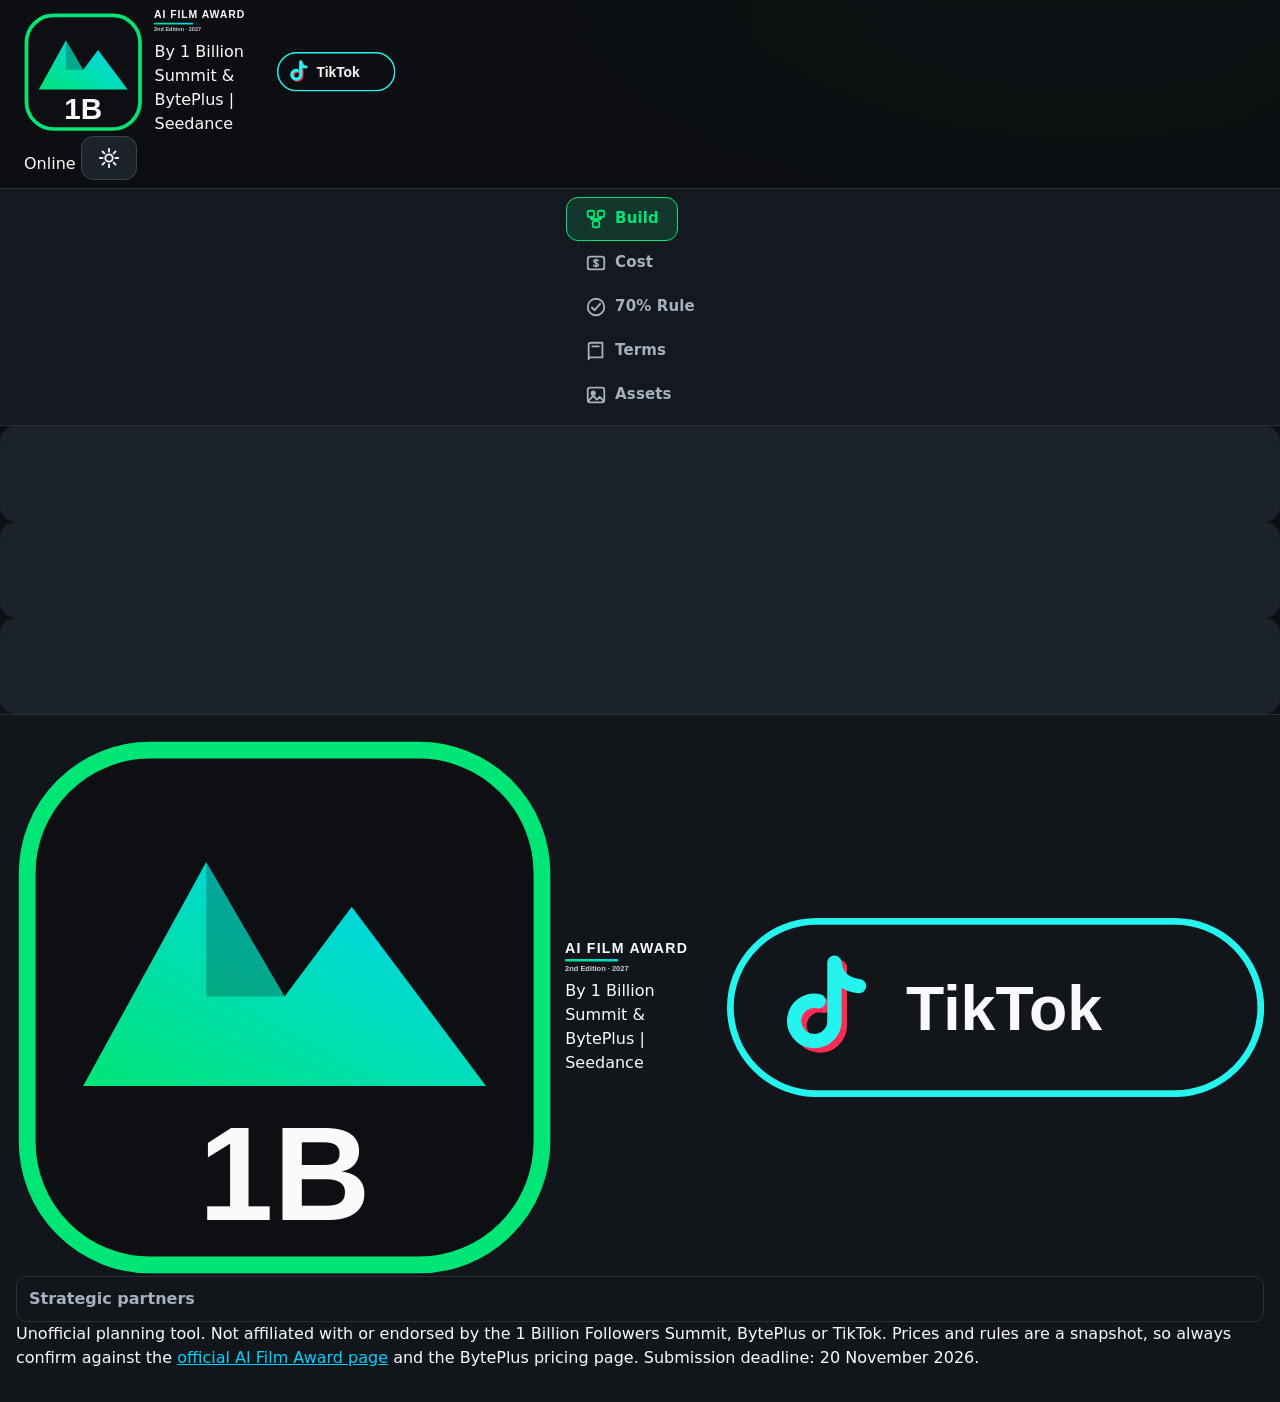
<file: index (1).html>
<!DOCTYPE html>
<html lang="en" data-theme="dark">
<head>
  <meta charset="utf-8">
  <meta name="viewport" content="width=device-width, initial-scale=1, viewport-fit=cover">
  <title>1B AI Film Studio Calculator — Seedance Cost &amp; 70% Rule Planner</title>
  <meta name="description" content="Plan your 1 Billion Followers Summit 2027 AI Film Award entry before you generate: Seedance cost forecasting, the 70% Seedance rule, 5–7 minute runtime validation and a visual calculator builder. Works offline.">
  <meta name="theme-color" content="#0D0F12">
  <meta name="color-scheme" content="dark light">
  <meta name="application-name" content="1B AI Calc">

  <!-- Open Graph -->
  <meta property="og:type" content="website">
  <meta property="og:site_name" content="1B AI Film Studio Calculator">
  <meta property="og:title" content="1B AI Film Studio Calculator — Plan your $1,000,000 AI Film Award entry">
  <meta property="og:description" content="Visual calculators for Seedance generation cost, the 70% Seedance rule and the 5–7 minute runtime window. Unofficial planning tool for the 1 Billion Followers Summit 2027 AI Film Award.">
  <meta property="og:url" content="https://1billion-ai-calculator.example/">
  <meta property="og:image" content="https://1billion-ai-calculator.example/icons/og-image.png">
  <meta property="og:image:type" content="image/png">
  <meta property="og:image:width" content="1200">
  <meta property="og:image:height" content="630">
  <meta property="og:image:alt" content="1B AI Film Studio Calculator banner with the 1B emblem, AI Film Award 2027 and calculator preview cards">
  <meta property="og:image" content="https://1billion-ai-calculator.example/icons/og-image.svg">
  <meta property="og:image:type" content="image/svg+xml">
  <meta property="og:locale" content="en_US">

  <!-- Twitter -->
  <meta name="twitter:card" content="summary_large_image">
  <meta name="twitter:title" content="1B AI Film Studio Calculator">
  <meta name="twitter:description" content="Budget Seedance, validate the 70% rule and the 5–7 minute runtime before you generate.">
  <meta name="twitter:image" content="https://1billion-ai-calculator.example/icons/og-image.png">
  <meta name="twitter:image:alt" content="1B AI Film Studio Calculator banner">

  <!-- iOS / Apple PWA -->
  <meta name="mobile-web-app-capable" content="yes">
  <meta name="apple-mobile-web-app-capable" content="yes">
  <meta name="apple-mobile-web-app-status-bar-style" content="black-translucent">
  <meta name="apple-mobile-web-app-title" content="1B AI Calc">
  <link rel="apple-touch-icon" href="apple-touch-icon.png">
  <link rel="apple-touch-icon" sizes="180x180" href="apple-touch-icon.png">

  <link rel="manifest" href="manifest.webmanifest">
  <link rel="icon" href="favicon.svg" type="image/svg+xml">
  <link rel="icon" type="image/png" sizes="32x32" href="icons/favicon-32x32.png">
  <link rel="icon" type="image/png" sizes="16x16" href="icons/favicon-16x16.png">
  <link rel="stylesheet" href="css/styles.css">
</head>
<body>

<!-- ===================== SVG SPRITE SHEET ===================== -->
<svg xmlns="http://www.w3.org/2000/svg" width="0" height="0" style="position:absolute" aria-hidden="true" focusable="false">
  <defs>
    <linearGradient id="gPeak" x1="0" y1="1" x2="1" y2="0">
      <stop offset="0" stop-color="#00E676"/>
      <stop offset="1" stop-color="#00D2FF"/>
    </linearGradient>

    <!-- 1 Billion Followers Summit — Dubai, UAE emblem: emerald-to-cyan geometric peaks -->
    <symbol id="logo-1b" viewBox="0 0 48 48">
      <rect x="1" y="1" width="46" height="46" rx="11" fill="#0D0F12" stroke="#00E676" stroke-width="1.5"/>
      <path d="M6 31 L17 11 L24 23 L30 15 L42 31 Z" fill="url(#gPeak)"/>
      <path d="M17 11 L24 23 L17 23 Z" fill="#0D0F12" opacity=".25"/>
      <text x="24" y="43" font-family="Arial, Helvetica, sans-serif" font-size="12" font-weight="800" fill="#F8FAFC" text-anchor="middle">1B</text>
    </symbol>

    <!-- AI FILM AWARD wordmark -->
    <symbol id="logo-ai-film-award" viewBox="0 0 180 40">
      <text x="0" y="17" font-family="Arial, Helvetica, sans-serif" font-size="17" font-weight="800" letter-spacing="1.5" fill="currentColor">AI FILM AWARD</text>
      <rect x="0" y="24" width="64" height="3" rx="1.5" fill="url(#gPeak)"/>
      <text x="0" y="38" font-family="Arial, Helvetica, sans-serif" font-size="9" font-weight="600" fill="currentColor" opacity=".8">2nd Edition · 2027</text>
    </symbol>

    <!-- BytePlus | Seedance (stylised) -->
    <symbol id="logo-byteplus-seedance" viewBox="0 0 190 40">
      <rect x=".75" y=".75" width="188.5" height="38.5" rx="19.25" fill="none" stroke="#00E676" stroke-width="1.5"/>
      <path d="M12 26 L19 12 L24 21 L28 16 L35 26 Z" fill="url(#gPeak)"/>
      <text x="44" y="25" font-family="Arial, Helvetica, sans-serif" font-size="13" font-weight="800" fill="currentColor">BytePlus <tspan fill="#00E676">|</tspan> Seedance</text>
    </symbol>

    <!-- TikTok (stylised mark + wordmark) -->
    <symbol id="logo-tiktok" viewBox="0 0 120 40">
      <rect x=".75" y=".75" width="118.5" height="38.5" rx="19.25" fill="none" stroke="#25F4EE" stroke-width="1.5"/>
      <path d="M24 10 v13 a4.5 4.5 0 1 1 -3.5 -4.4" fill="none" stroke="#FE2C55" stroke-width="3.2" stroke-linecap="round" transform="translate(1.2 1)"/>
      <path d="M24 10 v13 a4.5 4.5 0 1 1 -3.5 -4.4 M24 10 c.4 3.2 2.6 5 5.5 5.2" fill="none" stroke="#25F4EE" stroke-width="3.2" stroke-linecap="round"/>
      <text x="40" y="25" font-family="Arial, Helvetica, sans-serif" font-size="14" font-weight="800" fill="currentColor">TikTok</text>
    </symbol>

    <!-- Strategic partner badges (stylised wordmark badges, tinted via CSS color) -->
    <symbol id="p-tiktok" viewBox="0 0 168 40"><rect x=".75" y=".75" width="166.5" height="38.5" rx="19.25" fill="none" stroke="currentColor" stroke-opacity=".5" stroke-width="1.5"/><circle cx="20" cy="20" r="8" fill="currentColor"/><text x="38" y="25" font-family="Arial, Helvetica, sans-serif" font-size="13" font-weight="800" fill="currentColor">TikTok</text></symbol>
    <symbol id="p-meta" viewBox="0 0 168 40"><rect x=".75" y=".75" width="166.5" height="38.5" rx="19.25" fill="none" stroke="currentColor" stroke-opacity=".5" stroke-width="1.5"/><path d="M10 24 c0-8 5-12 8-6 s6 6 8-2 c-3-4-8-4-10 2" fill="none" stroke="currentColor" stroke-width="3" stroke-linecap="round" transform="translate(0 1)"/><text x="38" y="25" font-family="Arial, Helvetica, sans-serif" font-size="13" font-weight="800" fill="currentColor">Meta</text></symbol>
    <symbol id="p-youtube" viewBox="0 0 168 40"><rect x=".75" y=".75" width="166.5" height="38.5" rx="19.25" fill="none" stroke="currentColor" stroke-opacity=".5" stroke-width="1.5"/><rect x="10" y="12" width="20" height="15" rx="4" fill="currentColor"/><path d="M18 16 L24 19.5 L18 23 Z" fill="#0D0F12"/><text x="38" y="25" font-family="Arial, Helvetica, sans-serif" font-size="13" font-weight="800" fill="currentColor">YouTube</text></symbol>
    <symbol id="p-instagram" viewBox="0 0 168 40"><rect x=".75" y=".75" width="166.5" height="38.5" rx="19.25" fill="none" stroke="currentColor" stroke-opacity=".5" stroke-width="1.5"/><rect x="11" y="11" width="18" height="18" rx="5" fill="none" stroke="currentColor" stroke-width="2.4"/><circle cx="20" cy="20" r="4" fill="none" stroke="currentColor" stroke-width="2.4"/><text x="38" y="25" font-family="Arial, Helvetica, sans-serif" font-size="13" font-weight="800" fill="currentColor">Instagram</text></symbol>
    <symbol id="p-gemini" viewBox="0 0 168 40"><rect x=".75" y=".75" width="166.5" height="38.5" rx="19.25" fill="none" stroke="currentColor" stroke-opacity=".5" stroke-width="1.5"/><path d="M20 10 C21 16 24 19 30 20 C24 21 21 24 20 30 C19 24 16 21 10 20 C16 19 19 16 20 10 Z" fill="currentColor"/><text x="38" y="25" font-family="Arial, Helvetica, sans-serif" font-size="13" font-weight="800" fill="currentColor">Gemini</text></symbol>
    <symbol id="p-tiktok-live" viewBox="0 0 168 40"><rect x=".75" y=".75" width="166.5" height="38.5" rx="19.25" fill="none" stroke="currentColor" stroke-opacity=".5" stroke-width="1.5"/><circle cx="20" cy="20" r="8" fill="currentColor"/><circle cx="20" cy="20" r="3" fill="#0D0F12"/><text x="38" y="25" font-family="Arial, Helvetica, sans-serif" font-size="13" font-weight="800" fill="currentColor">TikTok LIVE</text></symbol>
    <symbol id="p-linkedin" viewBox="0 0 168 40"><rect x=".75" y=".75" width="166.5" height="38.5" rx="19.25" fill="none" stroke="currentColor" stroke-opacity=".5" stroke-width="1.5"/><rect x="10" y="10" width="20" height="20" rx="4" fill="currentColor"/><text x="20" y="25.5" font-family="Arial, Helvetica, sans-serif" font-size="12" font-weight="800" fill="#0D0F12" text-anchor="middle">in</text><text x="38" y="25" font-family="Arial, Helvetica, sans-serif" font-size="13" font-weight="800" fill="currentColor">LinkedIn</text></symbol>
    <symbol id="p-bilibili" viewBox="0 0 168 40"><rect x=".75" y=".75" width="166.5" height="38.5" rx="19.25" fill="none" stroke="currentColor" stroke-opacity=".5" stroke-width="1.5"/><rect x="10" y="13" width="20" height="14" rx="4" fill="currentColor"/><path d="M14 9 L17 13 M26 9 L23 13" stroke="currentColor" stroke-width="2" stroke-linecap="round"/><text x="38" y="25" font-family="Arial, Helvetica, sans-serif" font-size="13" font-weight="800" fill="currentColor">Bilibili</text></symbol>
    <symbol id="p-snapchat" viewBox="0 0 168 40"><rect x=".75" y=".75" width="166.5" height="38.5" rx="19.25" fill="none" stroke="currentColor" stroke-opacity=".5" stroke-width="1.5"/><path d="M20 10 c4 0 6 3 6 7 v3 l3 3 h-4 c-1 2-3 3-5 3 s-4-1-5-3 h-4 l3-3 v-3 c0-4 2-7 6-7 Z" fill="currentColor"/><text x="38" y="25" font-family="Arial, Helvetica, sans-serif" font-size="13" font-weight="800" fill="currentColor">Snapchat</text></symbol>
    <symbol id="p-byteplus-seedance" viewBox="0 0 168 40"><rect x=".75" y=".75" width="166.5" height="38.5" rx="19.25" fill="none" stroke="currentColor" stroke-opacity=".5" stroke-width="1.5"/><path d="M10 28 L17 12 L22 21 L26 16 L32 28 Z" fill="currentColor"/><text x="38" y="18" font-family="Arial, Helvetica, sans-serif" font-size="11" font-weight="800" fill="currentColor">BytePlus</text><text x="38" y="31" font-family="Arial, Helvetica, sans-serif" font-size="11" font-weight="800" fill="currentColor">Seedance</text></symbol>
    <symbol id="p-x" viewBox="0 0 168 40"><rect x=".75" y=".75" width="166.5" height="38.5" rx="19.25" fill="none" stroke="currentColor" stroke-opacity=".5" stroke-width="1.5"/><path d="M11 11 L29 29 M29 11 L11 29" stroke="currentColor" stroke-width="3" stroke-linecap="round"/><text x="38" y="25" font-family="Arial, Helvetica, sans-serif" font-size="13" font-weight="800" fill="currentColor">X</text></symbol>

    <symbol id="p-emirates" viewBox="0 0 168 40"><rect x=".75" y=".75" width="166.5" height="38.5" rx="19.25" fill="none" stroke="currentColor" stroke-opacity=".5" stroke-width="1.5"/><path d="M10 26 Q20 10 30 26 Q20 20 10 26 Z" fill="currentColor"/><text x="38" y="25" font-family="Arial, Helvetica, sans-serif" font-size="13" font-weight="800" fill="currentColor">Emirates</text></symbol>
    <symbol id="p-dubai-chamber-digital" viewBox="0 0 168 40"><rect x=".75" y=".75" width="166.5" height="38.5" rx="19.25" fill="none" stroke="currentColor" stroke-opacity=".5" stroke-width="1.5"/><rect x="11" y="11" width="18" height="18" rx="3" fill="none" stroke="currentColor" stroke-width="2.4"/><path d="M15 25 V19 M20 25 V15 M25 25 V21" stroke="currentColor" stroke-width="2.4" stroke-linecap="round"/><text x="38" y="18" font-family="Arial, Helvetica, sans-serif" font-size="11" font-weight="800" fill="currentColor">Dubai Chamber</text><text x="38" y="31" font-family="Arial, Helvetica, sans-serif" font-size="11" font-weight="800" fill="currentColor">Digital</text></symbol>
    <symbol id="p-difc" viewBox="0 0 168 40"><rect x=".75" y=".75" width="166.5" height="38.5" rx="19.25" fill="none" stroke="currentColor" stroke-opacity=".5" stroke-width="1.5"/><path d="M20 9 L30 20 L20 31 L10 20 Z" fill="currentColor"/><text x="38" y="25" font-family="Arial, Helvetica, sans-serif" font-size="13" font-weight="800" fill="currentColor">DIFC</text></symbol>
    <symbol id="p-e-and" viewBox="0 0 168 40"><rect x=".75" y=".75" width="166.5" height="38.5" rx="19.25" fill="none" stroke="currentColor" stroke-opacity=".5" stroke-width="1.5"/><circle cx="20" cy="20" r="9" fill="none" stroke="currentColor" stroke-width="2.6"/><text x="20" y="24.5" font-family="Arial, Helvetica, sans-serif" font-size="12" font-weight="800" fill="currentColor" text-anchor="middle">e&amp;</text><text x="38" y="25" font-family="Arial, Helvetica, sans-serif" font-size="13" font-weight="800" fill="currentColor">e&amp;</text></symbol>
    <symbol id="p-dubai-silicon-oasis" viewBox="0 0 168 40"><rect x=".75" y=".75" width="166.5" height="38.5" rx="19.25" fill="none" stroke="currentColor" stroke-opacity=".5" stroke-width="1.5"/><rect x="11" y="11" width="18" height="18" rx="3" fill="currentColor"/><path d="M15 15 h10 v10 h-10 Z" fill="#0D0F12"/><text x="38" y="18" font-family="Arial, Helvetica, sans-serif" font-size="11" font-weight="800" fill="currentColor">Dubai Silicon</text><text x="38" y="31" font-family="Arial, Helvetica, sans-serif" font-size="11" font-weight="800" fill="currentColor">Oasis</text></symbol>
    <symbol id="p-museum-of-the-future" viewBox="0 0 168 40"><rect x=".75" y=".75" width="166.5" height="38.5" rx="19.25" fill="none" stroke="currentColor" stroke-opacity=".5" stroke-width="1.5"/><ellipse cx="20" cy="20" rx="10" ry="8" fill="none" stroke="currentColor" stroke-width="2.6"/><ellipse cx="20" cy="20" rx="3.4" ry="4.4" fill="currentColor"/><text x="38" y="18" font-family="Arial, Helvetica, sans-serif" font-size="11" font-weight="800" fill="currentColor">Museum of</text><text x="38" y="31" font-family="Arial, Helvetica, sans-serif" font-size="11" font-weight="800" fill="currentColor">the Future</text></symbol>
    <symbol id="p-rta" viewBox="0 0 168 40"><rect x=".75" y=".75" width="166.5" height="38.5" rx="19.25" fill="none" stroke="currentColor" stroke-opacity=".5" stroke-width="1.5"/><path d="M10 28 L16 12 H24 L30 28 Z" fill="none" stroke="currentColor" stroke-width="2.4" stroke-linejoin="round"/><text x="38" y="25" font-family="Arial, Helvetica, sans-serif" font-size="13" font-weight="800" fill="currentColor">RTA</text></symbol>

    <!-- UI icons (24px grid, stroke-based) -->
    <symbol id="i-builder" viewBox="0 0 24 24"><rect x="3" y="3" width="7" height="7" rx="1.5" fill="none" stroke="currentColor" stroke-width="2"/><rect x="14" y="3" width="7" height="7" rx="1.5" fill="none" stroke="currentColor" stroke-width="2"/><rect x="8.5" y="14" width="7" height="7" rx="1.5" fill="none" stroke="currentColor" stroke-width="2"/><path d="M6.5 10 v2 h11 v-2 M12 12 v2" fill="none" stroke="currentColor" stroke-width="2" stroke-linecap="round"/></symbol>
    <symbol id="i-cost" viewBox="0 0 24 24"><rect x="3" y="5" width="18" height="14" rx="2.5" fill="none" stroke="currentColor" stroke-width="2"/><path d="M12 8 v8 M14.5 9.5 c-.6-.8-1.5-1.1-2.5-1.1 c-1.4 0-2.4.7-2.4 1.8 c0 2.6 5 1.2 5 3.8 c0 1.1-1.1 1.8-2.6 1.8 c-1.1 0-2-.4-2.6-1.2" fill="none" stroke="currentColor" stroke-width="1.6" stroke-linecap="round"/></symbol>
    <symbol id="i-check" viewBox="0 0 24 24"><circle cx="12" cy="12" r="9" fill="none" stroke="currentColor" stroke-width="2"/><path d="M7.5 12.5 l3 3 l6-7" fill="none" stroke="currentColor" stroke-width="2.2" stroke-linecap="round" stroke-linejoin="round"/></symbol>
    <symbol id="i-book" viewBox="0 0 24 24"><path d="M4 5 a2 2 0 0 1 2-2 h13 v16 H6 a2 2 0 0 0-2 2 Z M4 19 V5" fill="none" stroke="currentColor" stroke-width="2" stroke-linejoin="round"/><path d="M8 7 h7" stroke="currentColor" stroke-width="2" stroke-linecap="round"/></symbol>
    <symbol id="i-image" viewBox="0 0 24 24"><rect x="3" y="4" width="18" height="16" rx="2.5" fill="none" stroke="currentColor" stroke-width="2"/><circle cx="9" cy="10" r="1.8" fill="currentColor"/><path d="M4 18 l5-5 l4 4 l3-3 l4 4" fill="none" stroke="currentColor" stroke-width="2" stroke-linejoin="round" stroke-linecap="round"/></symbol>
    <symbol id="i-sun" viewBox="0 0 24 24"><circle cx="12" cy="12" r="4" fill="none" stroke="currentColor" stroke-width="2"/><path d="M12 2 v3 M12 19 v3 M2 12 h3 M19 12 h3 M4.9 4.9 l2.1 2.1 M17 17 l2.1 2.1 M4.9 19.1 L7 17 M17 7 l2.1-2.1" stroke="currentColor" stroke-width="2" stroke-linecap="round"/></symbol>
    <symbol id="i-moon" viewBox="0 0 24 24"><path d="M20 14.5 A8 8 0 0 1 9.5 4 A8.5 8.5 0 1 0 20 14.5 Z" fill="none" stroke="currentColor" stroke-width="2" stroke-linejoin="round"/></symbol>
    <symbol id="i-download" viewBox="0 0 24 24"><path d="M12 3 v12 M7 10.5 l5 5 l5-5 M4 20 h16" fill="none" stroke="currentColor" stroke-width="2.2" stroke-linecap="round" stroke-linejoin="round"/></symbol>
    <symbol id="i-up" viewBox="0 0 24 24"><path d="M6 15 l6-6 l6 6" fill="none" stroke="currentColor" stroke-width="2.4" stroke-linecap="round" stroke-linejoin="round"/></symbol>
    <symbol id="i-down" viewBox="0 0 24 24"><path d="M6 9 l6 6 l6-6" fill="none" stroke="currentColor" stroke-width="2.4" stroke-linecap="round" stroke-linejoin="round"/></symbol>
    <symbol id="i-trash" viewBox="0 0 24 24"><path d="M4 7 h16 M9 7 V4 h6 v3 M6 7 l1 13 h10 l1-13 M10 11 v6 M14 11 v6" fill="none" stroke="currentColor" stroke-width="2" stroke-linecap="round" stroke-linejoin="round"/></symbol>
    <symbol id="i-copy" viewBox="0 0 24 24"><rect x="8" y="8" width="12" height="12" rx="2" fill="none" stroke="currentColor" stroke-width="2"/><path d="M16 8 V6 a2 2 0 0 0-2-2 H6 a2 2 0 0 0-2 2 v8 a2 2 0 0 0 2 2 h2" fill="none" stroke="currentColor" stroke-width="2"/></symbol>
    <symbol id="i-install" viewBox="0 0 24 24"><rect x="6" y="2.5" width="12" height="19" rx="3" fill="none" stroke="currentColor" stroke-width="2"/><path d="M12 7 v7 M9 11.5 l3 3 l3-3" fill="none" stroke="currentColor" stroke-width="2" stroke-linecap="round" stroke-linejoin="round"/></symbol>
    <symbol id="i-share" viewBox="0 0 24 24"><path d="M12 15 V3 M8 7 l4-4 l4 4 M6 11 H5 a1 1 0 0 0-1 1 v8 a1 1 0 0 0 1 1 h14 a1 1 0 0 0 1-1 v-8 a1 1 0 0 0-1-1 h-1" fill="none" stroke="currentColor" stroke-width="2" stroke-linecap="round" stroke-linejoin="round"/></symbol>
  </defs>
</svg>

<a class="skip-link" href="#main">Skip to content</a>

<!-- ===================== UPDATE BANNER ===================== -->
<div id="updateBanner" class="update-banner" role="status" aria-live="polite" hidden>
  <span>A new version is ready.</span>
  <button type="button" id="updateBtn" class="btn btn--primary btn--sm">Refresh now</button>
  <button type="button" id="updateDismiss" class="btn btn--ghost btn--sm" aria-label="Dismiss update notice">Later</button>
</div>

<!-- ===================== HEADER ===================== -->
<header class="app-header" role="banner">
  <div class="app-header__inner">
    <a class="lockup" href="./index.html" aria-label="1B AI Film Studio Calculator — home">
      <svg class="lockup__emblem" viewBox="0 0 48 48" role="img" aria-label="1 Billion Followers Summit emblem"><use href="#logo-1b"/></svg>
      <span class="lockup__text">
        <svg class="lockup__award" viewBox="0 0 180 40" role="img" aria-label="AI Film Award, 2nd Edition 2027"><use href="#logo-ai-film-award"/></svg>
        <span class="lockup__by">By 1 Billion Summit &amp; BytePlus | Seedance</span>
      </span>
      <svg class="lockup__tiktok" viewBox="0 0 120 40" role="img" aria-label="TikTok"><use href="#logo-tiktok"/></svg>
    </a>
    <div class="app-header__actions">
      <span id="netPill" class="net-pill" role="status" aria-live="polite"><span class="net-pill__dot" aria-hidden="true"></span><span id="netText">Online</span></span>
      <button type="button" id="installBtn" class="btn btn--primary btn--sm" hidden><svg class="icon" aria-hidden="true"><use href="#i-install"/></svg><span>Install</span></button>
      <button type="button" id="themeBtn" class="btn btn--icon" aria-label="Switch to light theme" aria-pressed="false"><svg class="icon" aria-hidden="true"><use id="themeIcon" href="#i-sun"/></svg></button>
    </div>
  </div>
</header>

<!-- ===================== PRIMARY NAV ===================== -->
<nav class="tabbar" aria-label="Primary">
  <div class="tabbar__inner" role="tablist" aria-label="Calculator sections">
    <button type="button" class="tab" role="tab" id="tab-builder" data-tab="builder" aria-controls="panel-builder" aria-selected="true" aria-label="Visual Calculator Studio"><svg class="icon" aria-hidden="true"><use href="#i-builder"/></svg><span>Build</span></button>
    <button type="button" class="tab" role="tab" id="tab-seedance" data-tab="seedance" aria-controls="panel-seedance" aria-selected="false" tabindex="-1" aria-label="Seedance Cost and Iteration Calculator"><svg class="icon" aria-hidden="true"><use href="#i-cost"/></svg><span>Cost</span></button>
    <button type="button" class="tab" role="tab" id="tab-compliance" data-tab="compliance" aria-controls="panel-compliance" aria-selected="false" tabindex="-1" aria-label="70 percent compliance and timeline validator"><svg class="icon" aria-hidden="true"><use href="#i-check"/></svg><span>70% Rule</span></button>
    <button type="button" class="tab" role="tab" id="tab-glossary" data-tab="glossary" aria-controls="panel-glossary" aria-selected="false" tabindex="-1" aria-label="Definition of Terms"><svg class="icon" aria-hidden="true"><use href="#i-book"/></svg><span>Terms</span></button>
    <button type="button" class="tab" role="tab" id="tab-assets" data-tab="assets" aria-controls="panel-assets" aria-selected="false" tabindex="-1" aria-label="PWA asset and PNG icon pack generator"><svg class="icon" aria-hidden="true"><use href="#i-image"/></svg><span>Assets</span></button>
  </div>
</nav>

<!-- ===================== MAIN ===================== -->
<main id="main" class="app-main" tabindex="-1">

  <div id="installBanner" class="install-banner" hidden>
    <div>
      <strong>Install this app</strong>
      <p>Add it to your home screen for full-screen, offline use.</p>
    </div>
    <div class="install-banner__actions">
      <button type="button" id="installBannerBtn" class="btn btn--primary btn--sm">Install</button>
      <button type="button" id="installBannerDismiss" class="btn btn--ghost btn--sm">Not now</button>
    </div>
  </div>

  <div id="boot" class="boot" aria-hidden="true">
    <div class="skeleton skeleton--title"></div>
    <div class="skeleton skeleton--card"></div>
    <div class="skeleton skeleton--card"></div>
  </div>
  <noscript><p class="card">This calculator needs JavaScript enabled to run.</p></noscript>

  <!-- ============ 1. VISUAL CALCULATOR STUDIO ============ -->
  <section id="panel-builder" class="panel" role="tabpanel" aria-labelledby="tab-builder" tabindex="-1" hidden>
    <div class="panel__head">
      <h1 class="panel__title">Visual Calculator Studio</h1>
      <p class="panel__sub">Build &amp; run pre-production calculators visually. Add blocks, link them with variables, and watch results update live &mdash; before you spend a single Seedance credit.</p>
    </div>

    <section class="card" aria-labelledby="presetsTitle">
      <h2 id="presetsTitle" class="card__title">1-click preset templates</h2>
      <div id="presetGrid" class="preset-grid"></div>
    </section>

    <section class="card" aria-labelledby="studioTitle">
      <h2 id="studioTitle" class="card__title">Your calculator</h2>
      <div class="field">
        <label for="calcName">Calculator name</label>
        <input id="calcName" type="text" maxlength="80" autocomplete="off">
      </div>
      <div class="btn-row" role="group" aria-label="Add a block">
        <button type="button" class="btn btn--accent" data-add="input">+ Input</button>
        <button type="button" class="btn btn--accent" data-add="model">+ Model</button>
        <button type="button" class="btn btn--accent" data-add="formula">+ Formula</button>
        <button type="button" class="btn btn--accent" data-add="output">+ Output</button>
      </div>
      <div class="palette" aria-label="Variables you can insert into a formula">
        <span class="palette__label">Variables <small>(tap to insert into the formula you are editing)</small></span>
        <div id="varPalette" class="chips"></div>
      </div>
    </section>

    <div id="canvas" class="canvas" aria-label="Calculator blocks"></div>

    <section class="card" aria-labelledby="saveTitle">
      <h2 id="saveTitle" class="card__title">Save, export &amp; import</h2>
      <div class="btn-row">
        <button type="button" class="btn btn--primary" id="saveCalcBtn">Save locally</button>
        <button type="button" class="btn" id="exportCalcBtn"><svg class="icon" aria-hidden="true"><use href="#i-download"/></svg><span>Export JSON</span></button>
        <button type="button" class="btn" id="importCalcBtn">Import JSON</button>
        <button type="button" class="btn btn--ghost" id="clearCalcBtn">Clear canvas</button>
        <input type="file" id="importFile" accept="application/json,.json" hidden>
      </div>
      <h3 class="card__subtitle">Saved calculators</h3>
      <ul id="savedList" class="saved-list"></ul>
    </section>

    <details class="card help">
      <summary>Formula syntax</summary>
      <ul>
        <li>Operators: <code>+ - * / ^</code> and parentheses. Percent suffix: <code>A * 15%</code> = A &times; 0.15.</li>
        <li>Comparisons return 1 or 0: <code>&lt; &gt; &lt;= &gt;= == !=</code>, combine with <code>&amp;&amp;</code> / <code>||</code>.</li>
        <li>Functions: <code>if(cond, a, b)</code>, <code>min</code>, <code>max</code>, <code>round</code>, <code>floor</code>, <code>ceil</code>, <code>abs</code>, <code>sqrt</code>, <code>clamp(x, lo, hi)</code>.</li>
        <li>Example: <code>if(A &gt; 3, A * B, A * B * 1.2)</code>. Inputs set as <strong>%</strong> are stored as fractions (5% = 0.05).</li>
      </ul>
    </details>
  </section>

  <!-- ============ 2. SEEDANCE COST CALCULATOR ============ -->
  <section id="panel-seedance" class="panel" role="tabpanel" aria-labelledby="tab-seedance" tabindex="-1" hidden>
    <div class="panel__head">
      <h1 class="panel__title">Seedance Cost &amp; Iteration Calculator</h1>
      <p class="panel__sub">Split your spend into drafts, hero shots and Seedream keyframes. See draft waste versus final-cut spend before you render.</p>
    </div>

    <section class="card results" aria-labelledby="sdResTitle" aria-live="polite">
      <h2 id="sdResTitle" class="card__title">Estimated spend</h2>
      <div class="stat-row">
        <div class="stat"><span class="stat__label">Total estimate</span><span class="stat__value stat__value--lg" id="sdTotal">$0.00</span></div>
        <div class="stat"><span class="stat__label">Burn per final minute</span><span class="stat__value" id="sdBurn">$0.00</span></div>
        <div class="stat"><span class="stat__label">Draft waste</span><span class="stat__value" id="sdWastePct">0%</span></div>
      </div>
      <div id="sdBar" class="stack" role="img" aria-label="Stacked bar of spend by phase"></div>
      <ul id="sdLegend" class="legend"></ul>
      <div class="table-wrap">
        <table class="table">
          <caption class="sr-only">Cost breakdown by phase</caption>
          <thead><tr><th scope="col">Line</th><th scope="col" class="num">Billed s / imgs</th><th scope="col" class="num">Rate</th><th scope="col" class="num">Cost</th></tr></thead>
          <tbody id="sdTable"></tbody>
        </table>
      </div>
      <ul id="sdNotes" class="notes"></ul>
    </section>

    <section class="card" aria-labelledby="sdFilmTitle">
      <h2 id="sdFilmTitle" class="card__title">Film target</h2>
      <div class="grid-2">
        <div class="field"><label for="sdFinal">Final film length (seconds)</label><input id="sdFinal" type="number" inputmode="decimal" min="60" max="600" step="1" data-bind="seedance.finalSecs"></div>
        <div class="field"><label for="sdPct">Seedance share of film: <output id="sdPctOut">75%</output></label><input id="sdPct" type="range" min="0" max="100" step="1" data-bind="seedance.seedancePct"></div>
      </div>
    </section>

    <section class="card" aria-labelledby="sdP1Title">
      <h2 id="sdP1Title" class="card__title"><span class="phase">Phase 1</span> Drafting</h2>
      <div class="grid-3">
        <div class="field"><label for="sdDraftModel">Draft model</label><select id="sdDraftModel" data-bind="seedance.draftModel" data-type="string"></select></div>
        <div class="field"><label for="sdDraftRes">Resolution</label><select id="sdDraftRes" data-bind="seedance.draftRes" data-type="number"></select></div>
        <div class="field"><label for="sdDraftTakes">Draft takes per kept second</label><input id="sdDraftTakes" type="number" inputmode="decimal" min="0" max="30" step="0.5" data-bind="seedance.draftTakes"></div>
      </div>
    </section>

    <section class="card" aria-labelledby="sdP2Title">
      <h2 id="sdP2Title" class="card__title"><span class="phase">Phase 2</span> Hero shots</h2>
      <div class="grid-3">
        <div class="field"><label for="sdHeroModel">Hero model</label><select id="sdHeroModel" data-bind="seedance.heroModel" data-type="string"></select></div>
        <div class="field"><label for="sdHeroRes">Resolution</label><select id="sdHeroRes" data-bind="seedance.heroRes" data-type="number"></select></div>
        <div class="field"><label for="sdHeroTakes">Hero takes per kept second</label><input id="sdHeroTakes" type="number" inputmode="decimal" min="1" max="20" step="0.25" data-bind="seedance.heroTakes"></div>
      </div>
    </section>

    <section class="card" aria-labelledby="sdP3Title">
      <h2 id="sdP3Title" class="card__title"><span class="phase">Phase 3</span> Seedream keyframes</h2>
      <div class="grid-3">
        <div class="field"><label for="sdKeyframes">Keyframes / storyboards / sheets</label><input id="sdKeyframes" type="number" inputmode="numeric" min="0" max="2000" step="1" data-bind="seedance.keyframes"></div>
        <div class="field"><label for="sdKeyIter">Generations per keyframe</label><input id="sdKeyIter" type="number" inputmode="decimal" min="1" max="50" step="1" data-bind="seedance.keyIter"></div>
        <div class="field"><label for="sdImgTier">Seedream tier</label><select id="sdImgTier" data-bind="seedance.imgTier" data-type="string"></select></div>
      </div>
      <details class="subdetails">
        <summary>Edit per-image prices (USD)</summary>
        <div class="grid-3">
          <div class="field"><label for="sdPriceDraft">Draft</label><input id="sdPriceDraft" type="number" inputmode="decimal" min="0" step="0.005" data-bind="seedance.price.draft"></div>
          <div class="field"><label for="sdPricePro">Pro</label><input id="sdPricePro" type="number" inputmode="decimal" min="0" step="0.005" data-bind="seedance.price.pro"></div>
          <div class="field"><label for="sdPriceUltra">Ultra 4K</label><input id="sdPriceUltra" type="number" inputmode="decimal" min="0" step="0.005" data-bind="seedance.price.ultra"></div>
        </div>
      </details>
    </section>

    <section class="card" aria-labelledby="sdRefTitle">
      <h2 id="sdRefTitle" class="card__title">Reference clip billing</h2>
      <label class="check"><input id="sdUseRef" type="checkbox" data-bind="seedance.useRef" data-type="bool"><span>Use a reference clip on every generation (draft &amp; hero)</span></label>
      <div class="grid-2">
        <div class="field"><label for="sdRefLen">Reference clip length (s)</label><input id="sdRefLen" type="number" inputmode="decimal" min="0" max="60" step="0.5" data-bind="seedance.refLen"></div>
        <div class="field"><label for="sdClipLen">Average generated clip length (s)</label><input id="sdClipLen" type="number" inputmode="decimal" min="1" max="30" step="0.5" data-bind="seedance.clipLen"></div>
      </div>
      <p class="hint">Billing: <code>with-reference rate &times; (output seconds + reference clip seconds)</code> per generation. Seedance 2.5 has no published reference rate in this tool, so it bills at its standard rate.</p>
    </section>
  </section>

  <!-- ============ 3. COMPLIANCE VALIDATOR ============ -->
  <section id="panel-compliance" class="panel" role="tabpanel" aria-labelledby="tab-compliance" tabindex="-1" hidden>
    <div class="panel__head">
      <h1 class="panel__title">70% Compliance &amp; Timeline Validator</h1>
      <p class="panel__sub">Check your cut against the AI Film Award rules in real time: 5&ndash;7 minutes, at least 70% Seedance, 16:9 1080p, EN subtitles and an official theme.</p>
      <p class="chip chip--warn" id="cpDeadline" role="note"></p>
    </div>

    <section class="card results" aria-labelledby="cpTlTitle">
      <h2 id="cpTlTitle" class="card__title">Timeline</h2>
      <div class="stat-row">
        <div class="stat"><span class="stat__label">Total runtime</span><span class="stat__value stat__value--lg" id="cpTotal">0:00</span></div>
        <div class="stat"><span class="stat__label">Seedance share</span><span class="stat__value stat__value--lg" id="cpPct">0.0%</span></div>
      </div>
      <div class="timeline" aria-hidden="true">
        <div id="cpBar" class="timeline__bar"></div>
        <div id="cpMarks" class="timeline__marks"></div>
        <div id="cpTicks" class="timeline__ticks"></div>
      </div>
      <ul class="legend">
        <li><span class="swatch swatch--seedance"></span>Seedance <b id="cpLegS">0:00</b></li>
        <li><span class="swatch swatch--other"></span>Other AI / B-roll / VFX <b id="cpLegO">0:00</b></li>
        <li><span class="swatch swatch--titles"></span>Titles &amp; credits <b id="cpLegT">0:00</b></li>
      </ul>
    </section>

    <section class="card" aria-labelledby="cpInTitle">
      <h2 id="cpInTitle" class="card__title">Your cut</h2>
      <div class="slider-field">
        <label for="cpSeedance">Seedance primary footage</label>
        <div class="slider-field__row"><input id="cpSeedance" type="range" min="0" max="420" step="1" data-bind="compliance.seedance"><input id="cpSeedanceNum" class="slider-field__num" type="number" inputmode="numeric" min="0" max="900" step="1" data-bind="compliance.seedance" aria-label="Seedance seconds"><span class="unit">s</span></div>
      </div>
      <div class="slider-field">
        <label for="cpOther">Other AI tools / B-roll / VFX</label>
        <div class="slider-field__row"><input id="cpOther" type="range" min="0" max="420" step="1" data-bind="compliance.other"><input id="cpOtherNum" class="slider-field__num" type="number" inputmode="numeric" min="0" max="900" step="1" data-bind="compliance.other" aria-label="Other tools seconds"><span class="unit">s</span></div>
      </div>
      <div class="slider-field">
        <label for="cpTitles">Title cards &amp; end credits</label>
        <div class="slider-field__row"><input id="cpTitles" type="range" min="0" max="420" step="1" data-bind="compliance.titles"><input id="cpTitlesNum" class="slider-field__num" type="number" inputmode="numeric" min="0" max="900" step="1" data-bind="compliance.titles" aria-label="Titles seconds"><span class="unit">s</span></div>
      </div>
      <label class="check"><input id="cpFormat" type="checkbox" data-bind="compliance.format" data-type="bool"><span>Export is 16:9 horizontal, at least 1080p, as .MP4 or .MOV</span></label>
      <label class="check"><input id="cpSubs" type="checkbox" data-bind="compliance.subs" data-type="bool"><span>English (EN) subtitles are ready</span></label>
      <div class="field">
        <label for="cpTheme">Official theme</label>
        <select id="cpTheme" data-bind="compliance.theme" data-type="string">
          <option value="">Select a theme…</option>
          <option value="01">01 · Society, Community &amp; Humanitarian Issues</option>
          <option value="02">02 · Truth, Fake News &amp; Misinformation</option>
          <option value="03">03 · Humans &amp; AI</option>
          <option value="04">04 · Climate, Nature &amp; Our Changing Planet</option>
          <option value="05">05 · Human Relationships</option>
        </select>
      </div>
    </section>

    <section class="card" aria-labelledby="cpChkTitle">
      <h2 id="cpChkTitle" class="card__title">Compliance checklist</h2>
      <p id="cpSummary" class="summary" role="status" aria-live="polite"></p>
      <ul id="cpChecklist" class="checklist"></ul>
      <p id="cpHelper" class="hint"></p>
    </section>

    <section class="card" aria-labelledby="cpRoadTitle">
      <h2 id="cpRoadTitle" class="card__title">Award roadmap</h2>
      <ol class="roadmap">
        <li><b>Submissions open</b></li>
        <li><b>Submission deadline</b> &middot; 20 November 2026</li>
        <li><b>Top 50 &amp; public voting</b></li>
        <li><b>Top 5 announcement</b></li>
        <li><b>Premiere &amp; $1M Grand Prize</b> &middot; Dubai, 8&ndash;10 January 2027</li>
      </ol>
    </section>
  </section>

  <!-- ============ 4. GLOSSARY ============ -->
  <section id="panel-glossary" class="panel" role="tabpanel" aria-labelledby="tab-glossary" tabindex="-1" hidden>
    <div class="panel__head">
      <h1 class="panel__title">Definition of Terms</h1>
      <p class="panel__sub">Competition rules, Seedance and AI-video vocabulary, agent tooling, post-production and PWA terms &mdash; searchable and filterable.</p>
    </div>
    <section class="card">
      <div class="field">
        <label for="glSearch">Search terms</label>
        <input id="glSearch" type="search" autocomplete="off" placeholder="e.g. reference clip, subtitles, manifest">
      </div>
      <div id="glCats" class="chips chips--wrap" role="group" aria-label="Filter by category"></div>
      <p id="glCount" class="hint" role="status" aria-live="polite"></p>
    </section>
    <div id="glList" class="gl-list"></div>
  </section>

  <!-- ============ 5. ASSET GENERATOR ============ -->
  <section id="panel-assets" class="panel" role="tabpanel" aria-labelledby="tab-assets" tabindex="-1" hidden>
    <div class="panel__head">
      <h1 class="panel__title">PWA Asset &amp; PNG Icon Pack</h1>
      <p class="panel__sub">Browsers need real PNGs for installability and social previews. Render all 14 files from the SVG templates with an HTML5 canvas, then download them one by one or as a single ZIP that already has the right folder layout.</p>
    </div>
    <section class="card">
      <div class="btn-row">
        <button type="button" class="btn btn--primary" id="genAssetsBtn">Generate PNG pack</button>
        <button type="button" class="btn" id="zipAssetsBtn" disabled><svg class="icon" aria-hidden="true"><use href="#i-download"/></svg><span>Download all (.zip)</span></button>
      </div>
      <p id="assetStatus" class="hint" role="status" aria-live="polite">Nothing generated yet.</p>
      <div id="assetGrid" class="asset-grid"></div>
    </section>
    <section class="card">
      <h2 class="card__title">Where the files go</h2>
      <ul class="notes">
        <li><code>icons/og-image.png</code> and <code>icons/icon-*.png</code>, <code>icons/icon-maskable-*.png</code>, <code>icons/favicon-*.png</code> &rarr; the <code>icons/</code> folder.</li>
        <li><code>apple-touch-icon.png</code> &rarr; the site root, next to <code>index.html</code>.</li>
        <li>The ZIP preserves these paths. Unzip it over your project folder and redeploy.</li>
      </ul>
    </section>
  </section>
</main>

<!-- ===================== FOOTER ===================== -->
<footer class="app-footer" role="contentinfo">
  <div class="app-footer__inner">
    <div class="lockup lockup--footer">
      <svg class="lockup__emblem" viewBox="0 0 48 48" role="img" aria-label="1 Billion Followers Summit emblem"><use href="#logo-1b"/></svg>
      <span class="lockup__text">
        <svg class="lockup__award" viewBox="0 0 180 40" role="img" aria-label="AI Film Award 2027"><use href="#logo-ai-film-award"/></svg>
        <span class="lockup__by">By 1 Billion Summit &amp; BytePlus | Seedance</span>
      </span>
      <svg class="lockup__tiktok" viewBox="0 0 120 40" role="img" aria-label="TikTok"><use href="#logo-tiktok"/></svg>
    </div>

    <details class="partners">
      <summary>Strategic partners</summary>
      <h2 class="partners__title">Digital partners</h2>
      <ul class="badge-list">
        <li style="color:#25F4EE"><svg viewBox="0 0 168 40" role="img" aria-label="TikTok"><use href="#p-tiktok"/></svg></li>
        <li style="color:#4C8DF6"><svg viewBox="0 0 168 40" role="img" aria-label="Meta"><use href="#p-meta"/></svg></li>
        <li style="color:#FF4D4D"><svg viewBox="0 0 168 40" role="img" aria-label="YouTube"><use href="#p-youtube"/></svg></li>
        <li style="color:#F58AC1"><svg viewBox="0 0 168 40" role="img" aria-label="Instagram"><use href="#p-instagram"/></svg></li>
        <li style="color:#8AB4FF"><svg viewBox="0 0 168 40" role="img" aria-label="Gemini"><use href="#p-gemini"/></svg></li>
        <li style="color:#FE2C55"><svg viewBox="0 0 168 40" role="img" aria-label="TikTok LIVE"><use href="#p-tiktok-live"/></svg></li>
        <li style="color:#5AA7E8"><svg viewBox="0 0 168 40" role="img" aria-label="LinkedIn"><use href="#p-linkedin"/></svg></li>
        <li style="color:#4FC3F7"><svg viewBox="0 0 168 40" role="img" aria-label="Bilibili"><use href="#p-bilibili"/></svg></li>
        <li style="color:#FFE14D"><svg viewBox="0 0 168 40" role="img" aria-label="Snapchat"><use href="#p-snapchat"/></svg></li>
        <li style="color:#00E676"><svg viewBox="0 0 168 40" role="img" aria-label="BytePlus Seedance"><use href="#p-byteplus-seedance"/></svg></li>
        <li style="color:#CBD5E1"><svg viewBox="0 0 168 40" role="img" aria-label="X"><use href="#p-x"/></svg></li>
      </ul>
      <h2 class="partners__title">Dubai strategic sponsors</h2>
      <ul class="badge-list">
        <li style="color:#FF6B6B"><svg viewBox="0 0 168 40" role="img" aria-label="Emirates"><use href="#p-emirates"/></svg></li>
        <li style="color:#00D2FF"><svg viewBox="0 0 168 40" role="img" aria-label="Dubai Chamber Digital"><use href="#p-dubai-chamber-digital"/></svg></li>
        <li style="color:#E3C26B"><svg viewBox="0 0 168 40" role="img" aria-label="DIFC"><use href="#p-difc"/></svg></li>
        <li style="color:#FF5A5F"><svg viewBox="0 0 168 40" role="img" aria-label="e&amp;"><use href="#p-e-and"/></svg></li>
        <li style="color:#7DD3A8"><svg viewBox="0 0 168 40" role="img" aria-label="Dubai Silicon Oasis"><use href="#p-dubai-silicon-oasis"/></svg></li>
        <li style="color:#C4B5FD"><svg viewBox="0 0 168 40" role="img" aria-label="Museum of the Future"><use href="#p-museum-of-the-future"/></svg></li>
        <li style="color:#F59E0B"><svg viewBox="0 0 168 40" role="img" aria-label="RTA"><use href="#p-rta"/></svg></li>
      </ul>
      <p class="hint">Stylised wordmark badges for layout only. Replace with official brand assets, used under each partner's guidelines, before any public launch.</p>
    </details>

    <p class="fineprint">
      Unofficial planning tool. Not affiliated with or endorsed by the 1 Billion Followers Summit, BytePlus or TikTok. Prices and rules are a snapshot, so always confirm against the
      <a href="https://www.1billionsummit.com/ai-award-2027" target="_blank" rel="noopener noreferrer">official AI Film Award page</a> and the BytePlus pricing page. Submission deadline: 20 November 2026.
    </p>
  </div>
</footer>

<!-- ===================== iOS INSTALL DIALOG ===================== -->
<dialog id="iosDialog" class="dialog" aria-labelledby="iosTitle">
  <form method="dialog">
    <h2 id="iosTitle">Install on iPhone or iPad</h2>
    <ol class="steps">
      <li>Open this page in <strong>Safari</strong>.</li>
      <li>Tap the <strong>Share</strong> button <svg class="icon icon--inline" aria-hidden="true"><use href="#i-share"/></svg> in the toolbar.</li>
      <li>Scroll and choose <strong>Add to Home Screen</strong>.</li>
      <li>Tap <strong>Add</strong>. The app opens full-screen and works offline.</li>
    </ol>
    <button class="btn btn--primary" value="close">Got it</button>
  </form>
</dialog>

<div id="toast" class="toast" role="status" aria-live="polite" hidden></div>

<script>
/* Service worker registration + update notification */
(function () {
  if (!('serviceWorker' in navigator)) return;
  var banner = document.getElementById('updateBanner');
  var btn = document.getElementById('updateBtn');
  var later = document.getElementById('updateDismiss');
  var waiting = null;
  var userRequested = false;

  function showUpdate(worker) { waiting = worker; banner.hidden = false; }

  window.addEventListener('load', function () {
    navigator.serviceWorker.register('sw.js').then(function (reg) {
      if (reg.waiting && navigator.serviceWorker.controller) showUpdate(reg.waiting);
      reg.addEventListener('updatefound', function () {
        var nw = reg.installing;
        if (!nw) return;
        nw.addEventListener('statechange', function () {
          if (nw.state === 'installed' && navigator.serviceWorker.controller) showUpdate(nw);
        });
      });
      setInterval(function () { reg.update().catch(function () {}); }, 60 * 60 * 1000);
    }).catch(function (err) { console.warn('Service worker registration failed:', err); });
  });

  btn.addEventListener('click', function () {
    userRequested = true;
    if (waiting) waiting.postMessage({ type: 'SKIP_WAITING' });
    else location.reload();
  });
  later.addEventListener('click', function () { banner.hidden = true; });

  navigator.serviceWorker.addEventListener('controllerchange', function () {
    if (userRequested) location.reload();
  });
})();
</script>
<script src="js/app.js" defer></script>
</body>
</html>
</file>
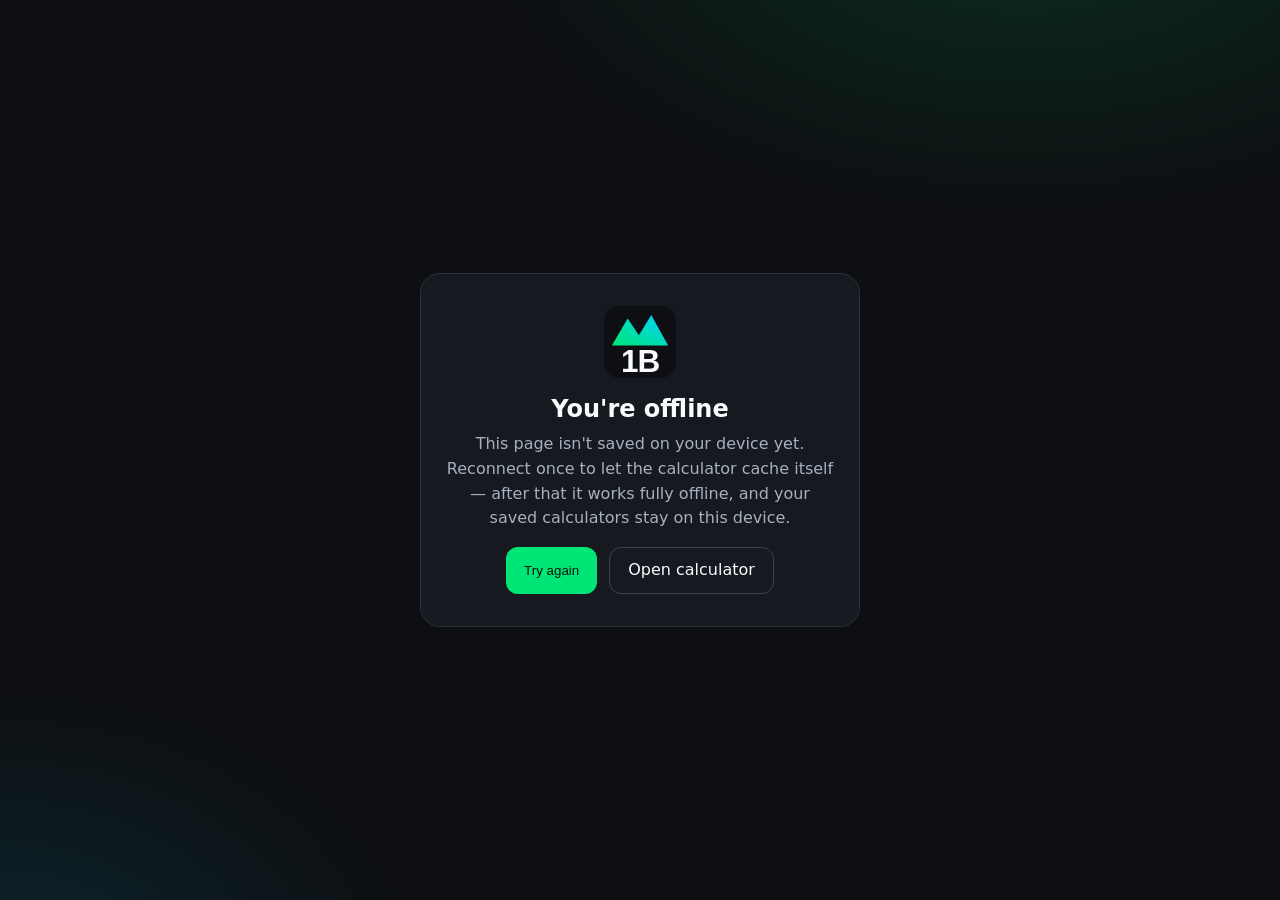
<file: offline.html>
<!doctype html>
<html lang="en">
<head>
  <meta charset="utf-8">
  <meta name="viewport" content="width=device-width, initial-scale=1, viewport-fit=cover">
  <meta name="theme-color" content="#0D0F12">
  <title>Offline — 1B AI Film Studio Calculator</title>
  <link rel="icon" type="image/svg+xml" href="favicon.svg">
  <style>
    :root { color-scheme: dark light; }
    * { box-sizing: border-box; }
    body {
      margin: 0; min-height: 100vh; min-height: 100dvh; display: grid; place-items: center;
      padding: max(24px, env(safe-area-inset-top)) max(16px, env(safe-area-inset-right)) max(24px, env(safe-area-inset-bottom)) max(16px, env(safe-area-inset-left));
      background: radial-gradient(900px 500px at 80% -10%, rgba(0,230,118,.14), transparent 60%), radial-gradient(700px 500px at 0% 110%, rgba(0,210,255,.12), transparent 60%), #0D0F12;
      color: #F8FAFC; font: 400 16px/1.55 system-ui, -apple-system, "Segoe UI", Roboto, Arial, sans-serif;
    }
    main { max-width: 440px; text-align: center; background: #161A20; border: 1px solid #2A313B; border-radius: 20px; padding: 32px 24px; }
    .logo { width: 72px; height: 72px; margin: 0 auto 16px; display: block; }
    h1 { margin: 0 0 8px; font-size: 1.5rem; line-height: 1.25; }
    p { margin: 0 0 16px; color: #A6B0BE; }
    .row { display: flex; gap: 12px; justify-content: center; flex-wrap: wrap; }
    a, button {
      min-height: 44px; min-width: 44px; padding: 10px 18px; border-radius: 12px; font: 700 16px/1.2 inherit; cursor: pointer;
      display: inline-flex; align-items: center; justify-content: center; text-decoration: none;
    }
    button { background: #00E676; color: #04140A; border: 0; }
    a { background: transparent; color: #F8FAFC; border: 1px solid #3A4350; }
    :focus-visible { outline: 3px solid #00D2FF; outline-offset: 2px; }
  </style>
</head>
<body>
  <main role="main">
    <img class="logo" src="favicon.svg" alt="1B emblem" width="72" height="72">
    <h1>You're offline</h1>
    <p>This page isn't saved on your device yet. Reconnect once to let the calculator cache itself — after that it works fully offline, and your saved calculators stay on this device.</p>
    <div class="row">
      <button type="button" id="retry">Try again</button>
      <a href="./index.html">Open calculator</a>
    </div>
  </main>
  <script>
    document.getElementById('retry').addEventListener('click', function () { location.reload(); });
    window.addEventListener('online', function () { location.reload(); });
  </script>
</body>
</html>
</file>
<file: css/styles.css>
/* 1B AI Film Studio Calculator — styles */

/* ---------- Tokens ---------- */
:root {
  --bg: #0D0F12;
  --bg-2: #12161B;
  --card: #161A20;
  --card-2: #1C222A;
  --line: #2A313B;
  --line-strong: #3A4350;
  --text: #F8FAFC;
  --muted: #A6B0BE;
  --accent: #00E676;
  --accent-2: #00D2FF;
  --accent-ink: #00E676;
  --accent-2-ink: #00D2FF;
  --on-accent: #04140A;
  --violet: #A78BFA;
  --danger: #FF7B7B;
  --warn: #FFC857;
  --ok: #00E676;
  --focus: #00D2FF;
  --overlay: rgba(0, 0, 0, .62);
  --shadow: 0 8px 28px rgba(0, 0, 0, .35);
  --glow-1: rgba(0, 230, 118, .12);
  --glow-2: rgba(0, 210, 255, .10);

  --space-1: 4px;
  --space-2: 8px;
  --space-3: 12px;
  --space-4: 16px;
  --space-5: 24px;
  --space-6: 32px;
  --space-7: 48px;
  --space-8: 64px;

  --radius: 16px;
  --radius-sm: 10px;
  --nav-h: 64px;
  --maxw: 1240px;
  --mono: ui-monospace, SFMono-Regular, Menlo, Consolas, "Liberation Mono", monospace;
}

[data-theme="light"] {
  --bg: #F3F5F8;
  --bg-2: #EAEEF3;
  --card: #FFFFFF;
  --card-2: #F0F3F7;
  --line: #D5DBE3;
  --line-strong: #B7C0CC;
  --text: #0B1220;
  --muted: #465160;
  --accent-ink: #00703F;
  --accent-2-ink: #00657F;
  --danger: #B42318;
  --warn: #8A5A00;
  --ok: #00703F;
  --focus: #0072B5;
  --overlay: rgba(11, 18, 32, .5);
  --shadow: 0 8px 28px rgba(11, 18, 32, .12);
  --glow-1: rgba(0, 230, 118, .10);
  --glow-2: rgba(0, 210, 255, .10);
}

/* ---------- Base ---------- */
*, *::before, *::after { box-sizing: border-box; }
html { -webkit-text-size-adjust: 100%; text-size-adjust: 100%; scroll-padding-top: 88px; }
body {
  margin: 0;
  min-height: 100vh;
  min-height: 100dvh;
  background:
    radial-gradient(900px 480px at 85% -8%, var(--glow-1), transparent 62%),
    radial-gradient(700px 480px at -5% 105%, var(--glow-2), transparent 62%),
    var(--bg);
  background-attachment: fixed;
  color: var(--text);
  font: 400 16px/1.5 system-ui, -apple-system, "Segoe UI", Roboto, "Helvetica Neue", Arial, sans-serif;
  overflow-x: hidden;
  padding-left: env(safe-area-inset-left);
  padding-right: env(safe-area-inset-right);
  -webkit-tap-highlight-color: transparent;
}
img, svg { max-width: 100%; }
h1, h2, h3, h4 { line-height: 1.2; margin: 0; letter-spacing: -.01em; }
h1 { font-size: clamp(1.5rem, 4.5vw, 2.125rem); }
h2 { font-size: 1.25rem; }
h3 { font-size: 1.0625rem; }
p { margin: 0; }
a { color: var(--accent-2-ink); }
code, kbd { font-family: var(--mono); font-size: .92em; background: var(--card-2); border: 1px solid var(--line); border-radius: 6px; padding: 1px 6px; }
.sr-only { position: absolute !important; width: 1px; height: 1px; margin: -1px; padding: 0; overflow: hidden; clip: rect(0 0 0 0); white-space: nowrap; border: 0; }
[hidden] { display: none !important; }

:focus-visible { outline: 3px solid var(--focus); outline-offset: 2px; border-radius: 6px; }

.skip-link {
  position: absolute; left: var(--space-3); top: -80px; z-index: 100;
  background: var(--accent); color: var(--on-accent); padding: 10px 16px; border-radius: 10px; font-weight: 700; text-decoration: none;
}
.skip-link:focus { top: calc(var(--space-3) + env(safe-area-inset-top)); }

/* ---------- Controls ---------- */
button, input, select, textarea { font: inherit; color: inherit; }
button, summary, select, input:not([type="range"]):not([type="checkbox"]):not([type="file"]) { min-height: 44px; }
button { min-width: 44px; cursor: pointer; }
input, select, textarea {
  width: 100%;
  font-size: 16px;
  background: var(--bg-2);
  border: 1px solid var(--line-strong);
  border-radius: var(--radius-sm);
  padding: 8px 12px;
}
input[type="range"] { padding: 0; background: transparent; border: 0; min-height: 44px; accent-color: var(--accent); cursor: pointer; }
input[type="checkbox"] { width: 24px; height: 24px; min-height: 24px; accent-color: var(--accent); flex: none; cursor: pointer; }
input[type="file"] { position: absolute; width: 1px; height: 1px; opacity: 0; pointer-events: none; }
select { appearance: none; -webkit-appearance: none; padding-right: 36px;
  background-image: linear-gradient(45deg, transparent 50%, var(--muted) 50%), linear-gradient(135deg, var(--muted) 50%, transparent 50%);
  background-position: calc(100% - 18px) 55%, calc(100% - 13px) 55%;
  background-size: 5px 5px, 5px 5px; background-repeat: no-repeat; }
input::placeholder { color: var(--muted); opacity: .8; }
.mono { font-family: var(--mono); }

.btn {
  display: inline-flex; align-items: center; justify-content: center; gap: var(--space-2);
  min-height: 44px; min-width: 44px; padding: 8px 16px;
  border-radius: 12px; border: 1px solid var(--line-strong);
  background: var(--card-2); color: var(--text); font-weight: 650; line-height: 1.2; text-decoration: none;
  transition: background-color .15s, border-color .15s, transform .08s;
}
.btn:hover { border-color: var(--accent-2); }
.btn:active { transform: translateY(1px); }
.btn.primary { background: var(--accent); border-color: var(--accent); color: var(--on-accent); }
.btn.primary:hover { filter: brightness(1.06); }
.btn.danger { color: var(--danger); }
.btn.ghost { background: transparent; }
.btn.small { padding: 4px 12px; font-size: .9375rem; }
.btn[disabled] { opacity: .5; cursor: not-allowed; }
.btn-row { display: flex; flex-wrap: wrap; gap: var(--space-2); }
.icon { width: 22px; height: 22px; flex: none; fill: none; stroke: currentColor; stroke-width: 2; stroke-linecap: round; stroke-linejoin: round; }
.icon-btn { padding: 0; width: 44px; }

.chip {
  display: inline-flex; align-items: center; min-height: 44px; padding: 4px 14px; border-radius: 999px;
  border: 1px solid var(--line-strong); background: var(--card-2); font-weight: 600; font-size: .9375rem;
}
button.chip:hover { border-color: var(--accent-2); }
button.chip[aria-pressed="true"] { background: var(--accent); border-color: var(--accent); color: var(--on-accent); }
.var-chip {
  display: inline-flex; align-items: center; min-height: 44px; padding: 2px 12px; border-radius: 999px;
  border: 1px solid var(--line-strong); background: var(--bg-2); font-family: var(--mono); font-size: .875rem; color: var(--text);
}
.var-chip b { color: var(--accent-ink); margin-left: 6px; font-weight: 700; }

.pill {
  display: inline-flex; align-items: center; gap: 8px; min-height: 44px; min-width: 44px; justify-content: center; padding: 0 12px; border-radius: 999px;
  border: 1px solid var(--line-strong); background: var(--card-2); font-weight: 650; font-size: .875rem;
}
.pill .dot { width: 10px; height: 10px; border-radius: 50%; background: var(--ok); box-shadow: 0 0 0 3px color-mix(in srgb, var(--ok) 25%, transparent); }
.pill.offline .dot { background: var(--warn); box-shadow: 0 0 0 3px color-mix(in srgb, var(--warn) 25%, transparent); }

.badge { display: inline-block; padding: 2px 10px; border-radius: 999px; font-size: .75rem; font-weight: 700; letter-spacing: .03em; text-transform: uppercase; border: 1px solid var(--line-strong); color: var(--muted); }

/* ---------- Shell ---------- */
.app { display: flex; flex-direction: column; min-height: 100vh; min-height: 100dvh; }

.app-header {
  position: sticky; top: 0; z-index: 40;
  display: flex; flex-wrap: wrap; align-items: center; justify-content: space-between; gap: var(--space-2) var(--space-3);
  padding: calc(var(--space-2) + env(safe-area-inset-top)) var(--space-3) var(--space-2);
  background: color-mix(in srgb, var(--bg) 88%, transparent);
  backdrop-filter: saturate(1.4) blur(14px); -webkit-backdrop-filter: saturate(1.4) blur(14px);
  border-bottom: 1px solid var(--line);
}
.lockup { display: flex; align-items: center; gap: var(--space-3); text-decoration: none; color: var(--text); min-height: 44px; min-width: 0; }
.lk-emblem { width: 44px; height: 44px; flex: none; }
.lk-text { display: flex; flex-direction: column; min-width: 0; line-height: 1.15; }
.lk-text strong { font-size: .9375rem; letter-spacing: .08em; font-weight: 800; white-space: nowrap; }
.lk-text small { display: none; color: var(--muted); font-size: .75rem; white-space: nowrap; }
.lk-tiktok { display: none; width: 76px; height: 26px; margin-left: var(--space-1); }
.header-actions { display: flex; align-items: center; gap: var(--space-2); }
.pill .pill-text { display: none; }

.main-wrap { flex: 1; width: 100%; max-width: var(--maxw); margin: 0 auto; padding: var(--space-4) var(--space-4) calc(var(--nav-h) + env(safe-area-inset-bottom) + var(--space-6)); }

/* Bottom nav (mobile) → top tabs (desktop) */
.tabbar {
  position: fixed; left: 0; right: 0; bottom: 0; z-index: 45;
  display: grid; grid-template-columns: repeat(5, 1fr);
  padding: 0 env(safe-area-inset-right) env(safe-area-inset-bottom) env(safe-area-inset-left);
  background: color-mix(in srgb, var(--card) 94%, transparent);
  backdrop-filter: blur(14px); -webkit-backdrop-filter: blur(14px);
  border-top: 1px solid var(--line);
}
.tab {
  display: flex; flex-direction: column; align-items: center; justify-content: center; gap: 2px;
  min-height: var(--nav-h); min-width: 44px; padding: 6px 2px;
  background: transparent; border: 0; border-top: 3px solid transparent; color: var(--muted);
  font-size: .6875rem; font-weight: 700; letter-spacing: .01em; line-height: 1.1;
}
.tab .icon { width: 22px; height: 22px; }
.tab .long { display: none; }
.tab span { max-width: 100%; overflow: hidden; text-overflow: ellipsis; white-space: nowrap; }
.tab[aria-selected="true"] { color: var(--accent-ink); border-top-color: var(--accent); }
.tab:hover { color: var(--text); }

.app-footer {
  border-top: 1px solid var(--line); background: var(--bg-2);
  padding: var(--space-5) var(--space-4) calc(var(--nav-h) + env(safe-area-inset-bottom) + var(--space-5));
}
.footer-inner { max-width: var(--maxw); margin: 0 auto; display: grid; gap: var(--space-4); }
.footer-lockup { display: flex; flex-wrap: wrap; align-items: center; gap: var(--space-3); }
.footer-lockup .lk-emblem { width: 40px; height: 40px; }
.footer-lockup .lk-tiktok { display: block; }
.footer-lockup .by { color: var(--muted); font-size: .875rem; }
.footer-note { color: var(--muted); font-size: .875rem; max-width: 80ch; }
.partner-strip { display: flex; flex-wrap: wrap; gap: var(--space-2); }
.partner-strip svg { width: 84px; height: 28px; }

/* ---------- Banners / toasts ---------- */
.banner {
  position: fixed; z-index: 60; left: var(--space-3); right: var(--space-3);
  bottom: calc(var(--nav-h) + env(safe-area-inset-bottom) + var(--space-3));
  max-width: 560px; margin: 0 auto;
  display: flex; flex-wrap: wrap; align-items: center; gap: var(--space-3);
  padding: var(--space-3) var(--space-4);
  background: var(--card); border: 1px solid var(--accent); border-radius: var(--radius); box-shadow: var(--shadow);
  animation: rise .25s ease-out;
}
.banner p { flex: 1 1 200px; font-size: .9375rem; }
.banner.update { top: calc(env(safe-area-inset-top) + 64px); bottom: auto; border-color: var(--accent-2); }
.toast-region { position: fixed; z-index: 80; left: 0; right: 0; bottom: calc(var(--nav-h) + env(safe-area-inset-bottom) + var(--space-3)); display: flex; flex-direction: column; align-items: center; gap: var(--space-2); pointer-events: none; padding: 0 var(--space-3); }
.toast {
  pointer-events: auto; display: flex; align-items: center; gap: var(--space-3); max-width: 520px;
  background: var(--text); color: var(--bg); border-radius: 12px; padding: 10px 16px; font-weight: 600; box-shadow: var(--shadow);
  animation: rise .2s ease-out;
}
.toast button { background: transparent; border: 0; color: inherit; font-weight: 800; text-decoration: underline; min-height: 44px; }

/* ---------- Panels ---------- */
.panel { display: grid; gap: var(--space-4); animation: fade .22s ease-out; }
.panel[hidden] { display: none; }
.panel-head { display: grid; gap: var(--space-2); padding-top: var(--space-2); }
.lede { color: var(--muted); max-width: 72ch; }
.card { background: var(--card); border: 1px solid var(--line); border-radius: var(--radius); padding: var(--space-4); display: grid; gap: var(--space-3); align-content: start; min-width: 0; }
.card > h2, .card > h3 { margin: 0; }
.eyebrow { color: var(--accent-ink); font-weight: 800; font-size: .75rem; letter-spacing: .12em; text-transform: uppercase; }
.muted { color: var(--muted); }
.small-text { font-size: .875rem; }

.field { display: grid; gap: var(--space-1); min-width: 0; align-content: start; }
.field > span, .field > label { font-size: .875rem; font-weight: 650; color: var(--muted); }
.field-line { display: flex; align-items: center; justify-content: space-between; gap: var(--space-3); }
.field-line output { font-family: var(--mono); font-weight: 700; color: var(--accent-ink); font-size: .9375rem; white-space: nowrap; }
.field-line > span { font-size: .875rem; font-weight: 650; color: var(--muted); }
.check { display: flex; align-items: center; gap: var(--space-3); min-height: 44px; cursor: pointer; font-weight: 600; }
.grid-2 { display: grid; gap: var(--space-3); grid-template-columns: 1fr; }
.grid-3 { display: grid; gap: var(--space-3); grid-template-columns: 1fr; }
.num-pair { display: grid; grid-template-columns: 1fr 96px; gap: var(--space-3); align-items: center; }
fieldset { border: 1px solid var(--line); border-radius: var(--radius-sm); margin: 0; padding: var(--space-3) var(--space-3) var(--space-4); display: grid; gap: var(--space-3); min-width: 0; }
legend { padding: 0 var(--space-2); font-weight: 800; color: var(--accent-2-ink); font-size: .9375rem; }
details { border: 1px solid var(--line); border-radius: var(--radius-sm); padding: 0 var(--space-3); background: var(--bg-2); }
details[open] { padding-bottom: var(--space-3); }
summary { display: flex; align-items: center; cursor: pointer; font-weight: 650; color: var(--muted); }

.empty {
  display: grid; justify-items: center; gap: var(--space-2); text-align: center; padding: var(--space-6) var(--space-4);
  border: 2px dashed var(--line-strong); border-radius: var(--radius); color: var(--muted);
}
.empty strong { color: var(--text); }

/* ---------- Studio ---------- */
.preset-grid { display: grid; gap: var(--space-3); grid-template-columns: 1fr; }
.preset {
  display: grid; gap: 4px; text-align: left; min-height: 44px; padding: var(--space-3) var(--space-4);
  background: var(--card-2); border: 1px solid var(--line-strong); border-radius: var(--radius-sm);
}
.preset:hover { border-color: var(--accent); }
.preset strong { font-size: 1rem; }
.preset small { color: var(--muted); font-size: .8125rem; line-height: 1.35; }
.preset .persona { color: var(--accent-ink); font-weight: 800; font-size: .75rem; letter-spacing: .1em; text-transform: uppercase; }

.toolbar { grid-template-columns: 1fr; align-items: end; }
.summary { display: grid; gap: var(--space-3); grid-template-columns: repeat(auto-fit, minmax(150px, 1fr)); }
.summary:empty { display: none; }
.stat { background: linear-gradient(160deg, var(--card), var(--card-2)); border: 1px solid var(--line); border-radius: var(--radius); padding: var(--space-3) var(--space-4); min-width: 0; }
.stat .k { font-size: .8125rem; color: var(--muted); font-weight: 650; overflow-wrap: anywhere; }
.stat .v { font-size: 1.5rem; font-weight: 800; letter-spacing: -.02em; overflow-wrap: anywhere; }
.stat .v.err { font-size: 1rem; color: var(--danger); }

.addbar { display: flex; flex-wrap: wrap; gap: var(--space-2); align-items: center; }
.addbar .lbl { font-weight: 700; color: var(--muted); font-size: .875rem; margin-right: var(--space-1); }

.canvas { display: grid; gap: var(--space-3); grid-template-columns: 1fr; counter-reset: blk; }
.block {
  position: relative; display: grid; gap: var(--space-3); align-content: start; min-width: 0;
  background: var(--card); border: 1px solid var(--line); border-left: 5px solid var(--bk, var(--accent));
  border-radius: var(--radius); padding: var(--space-3) var(--space-4) var(--space-4);
  transition: box-shadow .15s, border-color .15s, opacity .15s;
}
.block[data-type="input"] { --bk: var(--accent); }
.block[data-type="model"] { --bk: var(--accent-2); }
.block[data-type="formula"] { --bk: var(--violet); }
.block[data-type="output"] { --bk: var(--warn); }
.block.dragging { opacity: .45; }
.block.over { box-shadow: 0 0 0 2px var(--accent-2); }
.block-head { display: flex; align-items: center; gap: var(--space-2); flex-wrap: wrap; }
.block-head .badge { color: var(--bk); border-color: var(--bk); }
.block-head .spacer { display: none; }
.block-head { gap: var(--space-1); }
.handle { cursor: grab; touch-action: none; background: transparent; border: 0; color: var(--muted); }
.block .name-field { flex: 1 1 72px; min-width: 0; max-width: none; font-family: var(--mono); }
.live-val { font-size: 1.5rem; font-weight: 800; letter-spacing: -.02em; overflow-wrap: anywhere; }
.live-val.err { font-size: .9375rem; color: var(--danger); font-weight: 650; letter-spacing: 0; }
.live-sub { color: var(--muted); font-size: .8125rem; }
.gauge { height: 14px; border-radius: 999px; background: var(--bg-2); border: 1px solid var(--line); overflow: hidden; }
.gauge > i { display: block; height: 100%; width: 0; border-radius: 999px; background: linear-gradient(90deg, var(--accent), var(--accent-2)); transition: width .3s ease; }
.gauge-scale { display: flex; justify-content: space-between; font-size: .75rem; color: var(--muted); font-family: var(--mono); }
.uses { display: flex; flex-wrap: wrap; gap: var(--space-2); align-items: center; }
.uses .lbl { font-size: .8125rem; color: var(--muted); font-weight: 650; }
.expr { font-family: var(--mono); }

.saved-item { display: flex; flex-wrap: wrap; align-items: center; gap: var(--space-2) var(--space-3); padding: var(--space-3); border: 1px solid var(--line); border-radius: var(--radius-sm); background: var(--bg-2); }
.saved-item .meta { flex: 1 1 180px; min-width: 0; }
.saved-item .meta strong { overflow-wrap: anywhere; }
.saved-list { display: grid; gap: var(--space-2); }

/* ---------- Cost / bars ---------- */
.split { display: grid; gap: var(--space-4); grid-template-columns: minmax(0, 1fr); align-items: start; }
.results { display: grid; gap: var(--space-4); min-width: 0; }
.kpis { display: grid; gap: var(--space-3); grid-template-columns: repeat(2, minmax(0, 1fr)); }
.kpi { background: var(--card-2); border: 1px solid var(--line); border-radius: var(--radius-sm); padding: var(--space-3); min-width: 0; }
.kpi .k { font-size: .8125rem; color: var(--muted); font-weight: 650; }
.kpi .v { font-size: 1.375rem; font-weight: 800; letter-spacing: -.02em; overflow-wrap: anywhere; }
.kpi.big { grid-column: 1 / -1; background: linear-gradient(135deg, color-mix(in srgb, var(--accent) 16%, var(--card-2)), color-mix(in srgb, var(--accent-2) 12%, var(--card-2))); border-color: color-mix(in srgb, var(--accent) 45%, var(--line)); }
.kpi.big .v { font-size: 2.25rem; }
.stack { display: flex; height: 36px; border-radius: 10px; overflow: hidden; border: 1px solid var(--line); background: var(--bg-2); }
.stack > span { height: 100%; min-width: 0; transition: width .3s ease; }
.c1 { background: var(--accent-2); }
.c2 { background: var(--accent); }
.c3 { background: var(--violet); }
.c4 { background: var(--warn); }
.c5 { background: #FF7B7B; }
.legend { display: flex; flex-wrap: wrap; gap: var(--space-2) var(--space-4); font-size: .875rem; }
.legend li { list-style: none; display: flex; align-items: center; gap: 8px; }
.legend ul, ul.legend { margin: 0; padding: 0; }
.legend .sw { width: 12px; height: 12px; border-radius: 3px; display: inline-block; flex: none; }
.legend b { font-family: var(--mono); }
.notes { margin: 0; padding-left: 20px; color: var(--muted); font-size: .875rem; display: grid; gap: 4px; }
.notice { border-left: 4px solid var(--accent-2); background: var(--card-2); padding: var(--space-3); border-radius: 0 var(--radius-sm) var(--radius-sm) 0; font-size: .9375rem; }
.notice.warn { border-left-color: var(--warn); }

table { border-collapse: collapse; width: 100%; font-size: .875rem; }
th, td { text-align: left; padding: 8px 10px; border-bottom: 1px solid var(--line); }
th { color: var(--muted); font-weight: 700; }
td.n, th.n { text-align: right; font-family: var(--mono); }
.table-wrap { overflow-x: auto; max-width: 100%; }

/* ---------- Compliance ---------- */
.timeline { position: relative; padding-top: 22px; padding-bottom: 26px; }
.tl-track { position: relative; display: flex; height: 52px; border-radius: 12px; overflow: hidden; background: var(--bg-2); border: 1px solid var(--line-strong); }
.tl-track > span { height: 100%; transition: width .25s ease; display: flex; align-items: center; justify-content: center; font-size: .75rem; font-weight: 800; color: #04140A; overflow: hidden; white-space: nowrap; }
.tl-zone { position: absolute; top: 14px; bottom: 18px; border-left: 2px dashed var(--accent-ink); border-right: 2px dashed var(--accent-ink); pointer-events: none; background: color-mix(in srgb, var(--accent) 7%, transparent); }
.tl-ticks { position: relative; height: 20px; font-size: .75rem; color: var(--muted); font-family: var(--mono); margin-top: 6px; }
.tl-ticks span { position: absolute; transform: translateX(-50%); white-space: nowrap; }
.tl-ticks span:first-child { transform: none; }
.tl-ticks span.end { transform: translateX(-100%); }
.pct-bar { position: relative; height: 18px; border-radius: 999px; background: var(--bg-2); border: 1px solid var(--line-strong); overflow: visible; }
.pct-bar > i { position: absolute; inset: 0 auto 0 0; border-radius: 999px; background: linear-gradient(90deg, var(--accent), var(--accent-2)); transition: width .25s; }
.pct-bar > b { position: absolute; top: -6px; bottom: -6px; width: 3px; background: var(--text); border-radius: 2px; }
.pct-bar > em { position: absolute; top: 22px; transform: translateX(-50%); font-size: .75rem; font-style: normal; color: var(--muted); font-family: var(--mono); white-space: nowrap; }
.check-list { list-style: none; margin: 0; padding: 0; display: grid; gap: var(--space-2); }
.check-list li { display: grid; grid-template-columns: 32px 1fr; gap: var(--space-3); align-items: start; padding: var(--space-3); border: 1px solid var(--line); border-radius: var(--radius-sm); background: var(--bg-2); }
.check-list .mark { width: 28px; height: 28px; border-radius: 50%; display: grid; place-items: center; font-weight: 900; font-size: .9375rem; }
.check-list li.pass .mark { background: var(--accent); color: var(--on-accent); }
.check-list li.fail .mark { background: var(--danger); color: #fff; }
[data-theme="light"] .check-list li.fail .mark { background: #B42318; }
.check-list strong { display: block; }
.check-list small { color: var(--muted); }
.verdict { display: flex; align-items: center; gap: var(--space-3); padding: var(--space-3) var(--space-4); border-radius: var(--radius); border: 1px solid var(--line-strong); font-weight: 800; flex-wrap: wrap; }
.verdict.pass { border-color: var(--accent); background: color-mix(in srgb, var(--accent) 14%, var(--card)); }
.verdict.fail { border-color: var(--danger); background: color-mix(in srgb, var(--danger) 12%, var(--card)); }
.roadmap { list-style: none; margin: 0; padding: 0; display: grid; gap: 0; }
.roadmap li { position: relative; padding: 0 0 var(--space-4) 28px; border-left: 2px solid var(--line-strong); margin-left: 8px; }
.roadmap li:last-child { padding-bottom: 0; border-left-color: transparent; }
.roadmap li::before { content: ""; position: absolute; left: -9px; top: 4px; width: 16px; height: 16px; border-radius: 50%; background: var(--card); border: 3px solid var(--accent-2); }
.roadmap li.hot::before { border-color: var(--accent); background: var(--accent); }
.roadmap strong { display: block; }
.roadmap small { color: var(--muted); }
.countdown { font-size: 2rem; font-weight: 800; letter-spacing: -.02em; color: var(--accent-ink); }

/* ---------- Glossary ---------- */
.chips { display: flex; flex-wrap: wrap; gap: var(--space-2); }
.terms { display: grid; gap: var(--space-3); grid-template-columns: 1fr; }
.term { background: var(--card); border: 1px solid var(--line); border-radius: var(--radius); padding: var(--space-4); display: grid; gap: var(--space-2); align-content: start; }
.term h3 { overflow-wrap: anywhere; }
.term p { color: var(--muted); }
.term .tag { justify-self: start; }

/* ---------- Assets ---------- */
.asset-grid { display: grid; gap: var(--space-3); grid-template-columns: repeat(auto-fill, minmax(150px, 1fr)); }
.asset { background: var(--card-2); border: 1px solid var(--line); border-radius: var(--radius-sm); padding: var(--space-3); display: grid; gap: var(--space-2); align-content: start; min-width: 0; }
.asset .thumb { display: grid; place-items: center; min-height: 112px; border-radius: 8px; background:
  conic-gradient(var(--bg-2) 25%, var(--card) 0 50%, var(--bg-2) 0 75%, var(--card) 0) 0 0 / 16px 16px; }
.asset .thumb img { max-width: 100%; max-height: 112px; object-fit: contain; }
.asset code { overflow-wrap: anywhere; background: transparent; border: 0; padding: 0; color: var(--text); }
.asset .dim { font-size: .8125rem; color: var(--muted); }
.progress { height: 10px; border-radius: 999px; background: var(--bg-2); border: 1px solid var(--line); overflow: hidden; }
.progress > i { display: block; height: 100%; width: 0; background: linear-gradient(90deg, var(--accent), var(--accent-2)); transition: width .2s; }
.steps { margin: 0; padding-left: 22px; display: grid; gap: var(--space-2); color: var(--muted); }
.steps b { color: var(--text); }

/* ---------- Dialogs / drawer ---------- */
dialog {
  color: var(--text); background: var(--card); border: 1px solid var(--line-strong); border-radius: var(--radius);
  padding: 0; width: min(92vw, 520px); max-height: 86dvh; box-shadow: var(--shadow);
}
dialog::backdrop { background: var(--overlay); }
dialog .dlg { display: grid; gap: var(--space-4); padding: var(--space-5) var(--space-4); }
dialog .dlg-head { display: flex; align-items: center; justify-content: space-between; gap: var(--space-3); }
dialog.drawer { margin: 0; margin-left: auto; height: 100dvh; max-height: none; width: min(100vw, 440px); border-radius: var(--radius) 0 0 var(--radius); padding-top: env(safe-area-inset-top); padding-bottom: env(safe-area-inset-bottom); overflow-y: auto; }
.partner-group { display: grid; gap: var(--space-2); }
.partner-group h3 { font-size: .8125rem; letter-spacing: .1em; text-transform: uppercase; color: var(--muted); }
.partner-grid { display: grid; grid-template-columns: repeat(auto-fill, minmax(112px, 1fr)); gap: var(--space-2); }
.partner-grid svg { width: 100%; height: auto; aspect-ratio: 140 / 44; }

/* ---------- Skeleton ---------- */
.skeleton { position: relative; overflow: hidden; background: var(--card-2); border-radius: var(--radius); min-height: 96px; }
.skeleton::after { content: ""; position: absolute; inset: 0; background: linear-gradient(90deg, transparent, color-mix(in srgb, var(--text) 8%, transparent), transparent); transform: translateX(-100%); animation: shimmer 1.4s infinite; }

/* ---------- Animations ---------- */
@keyframes fade { from { opacity: 0; transform: translateY(6px); } to { opacity: 1; transform: none; } }
@keyframes rise { from { opacity: 0; transform: translateY(10px); } to { opacity: 1; transform: none; } }
@keyframes shimmer { to { transform: translateX(100%); } }

/* ---------- Breakpoints ---------- */
@media (min-width: 375px) {
  .lk-text strong { font-size: 1rem; }
}
@media (min-width: 480px) {
  .lk-text small { display: block; }
  .lk-tiktok { display: block; }
  .pill .pill-text { display: inline; }
  .kpis { grid-template-columns: repeat(3, minmax(0, 1fr)); }
  .grid-2 { grid-template-columns: 1fr 1fr; }
  .preset-grid { grid-template-columns: 1fr 1fr; }
}
@media (min-width: 768px) {
  :root { --nav-h: 52px; }
  .app-header { padding-left: var(--space-5); padding-right: var(--space-5); }
  .app { display: flex; }
  .app-header { padding-left: var(--space-5); padding-right: var(--space-5); }
  .tabbar {
    position: sticky; top: var(--hdr-h, 62px); bottom: auto; z-index: 35; order: 0;
    display: flex; justify-content: center; gap: var(--space-2);
    padding: var(--space-2) var(--space-5); border-top: 0; border-bottom: 1px solid var(--line);
  }
  .tab .long { display: inline; }
  .tab { flex-direction: row; gap: var(--space-2); min-height: 44px; padding: 6px 18px; border: 1px solid transparent; border-radius: 12px; font-size: .9375rem; }
  .tab[aria-selected="true"] { background: color-mix(in srgb, var(--accent) 14%, var(--card)); border-color: var(--accent); }
  .main-wrap { padding: var(--space-5) var(--space-5) var(--space-7); }
  .app-footer { padding-bottom: var(--space-6); }
  .banner, .toast-region { bottom: var(--space-5); }
  .banner.update { top: auto; bottom: var(--space-5); }
  .canvas { grid-template-columns: repeat(2, minmax(0, 1fr)); }
  .toolbar { grid-template-columns: 1fr auto; }
  .grid-3 { grid-template-columns: repeat(3, 1fr); }
  .terms { grid-template-columns: repeat(2, minmax(0, 1fr)); }
  .preset-grid { grid-template-columns: repeat(4, 1fr); }
}
@media (min-width: 1024px) {
  .split { grid-template-columns: minmax(0, 5fr) minmax(0, 6fr); }
  .split .results { position: sticky; top: calc(var(--hdr-h, 62px) + 64px); }
  .split.even { grid-template-columns: minmax(0, 1fr) minmax(0, 1fr); }
  .terms { grid-template-columns: repeat(3, minmax(0, 1fr)); }
}
@media (min-width: 1280px) {
  .main-wrap { padding-left: var(--space-6); padding-right: var(--space-6); }
}
@media (min-width: 1440px) {
  .canvas { grid-template-columns: repeat(3, minmax(0, 1fr)); }
}

/* ---------- Accessibility ---------- */
@media (prefers-reduced-motion: reduce) {
  *, *::before, *::after { animation-duration: .001ms !important; animation-iteration-count: 1 !important; transition-duration: .001ms !important; scroll-behavior: auto !important; }
}
@media (forced-colors: active) {
  .btn, .chip, .block, .card { border: 1px solid CanvasText; }
}
@media print {
  .tabbar, .app-header, .banner, .toast-region { display: none !important; }
  body { background: #fff; color: #000; }
}
</file>
